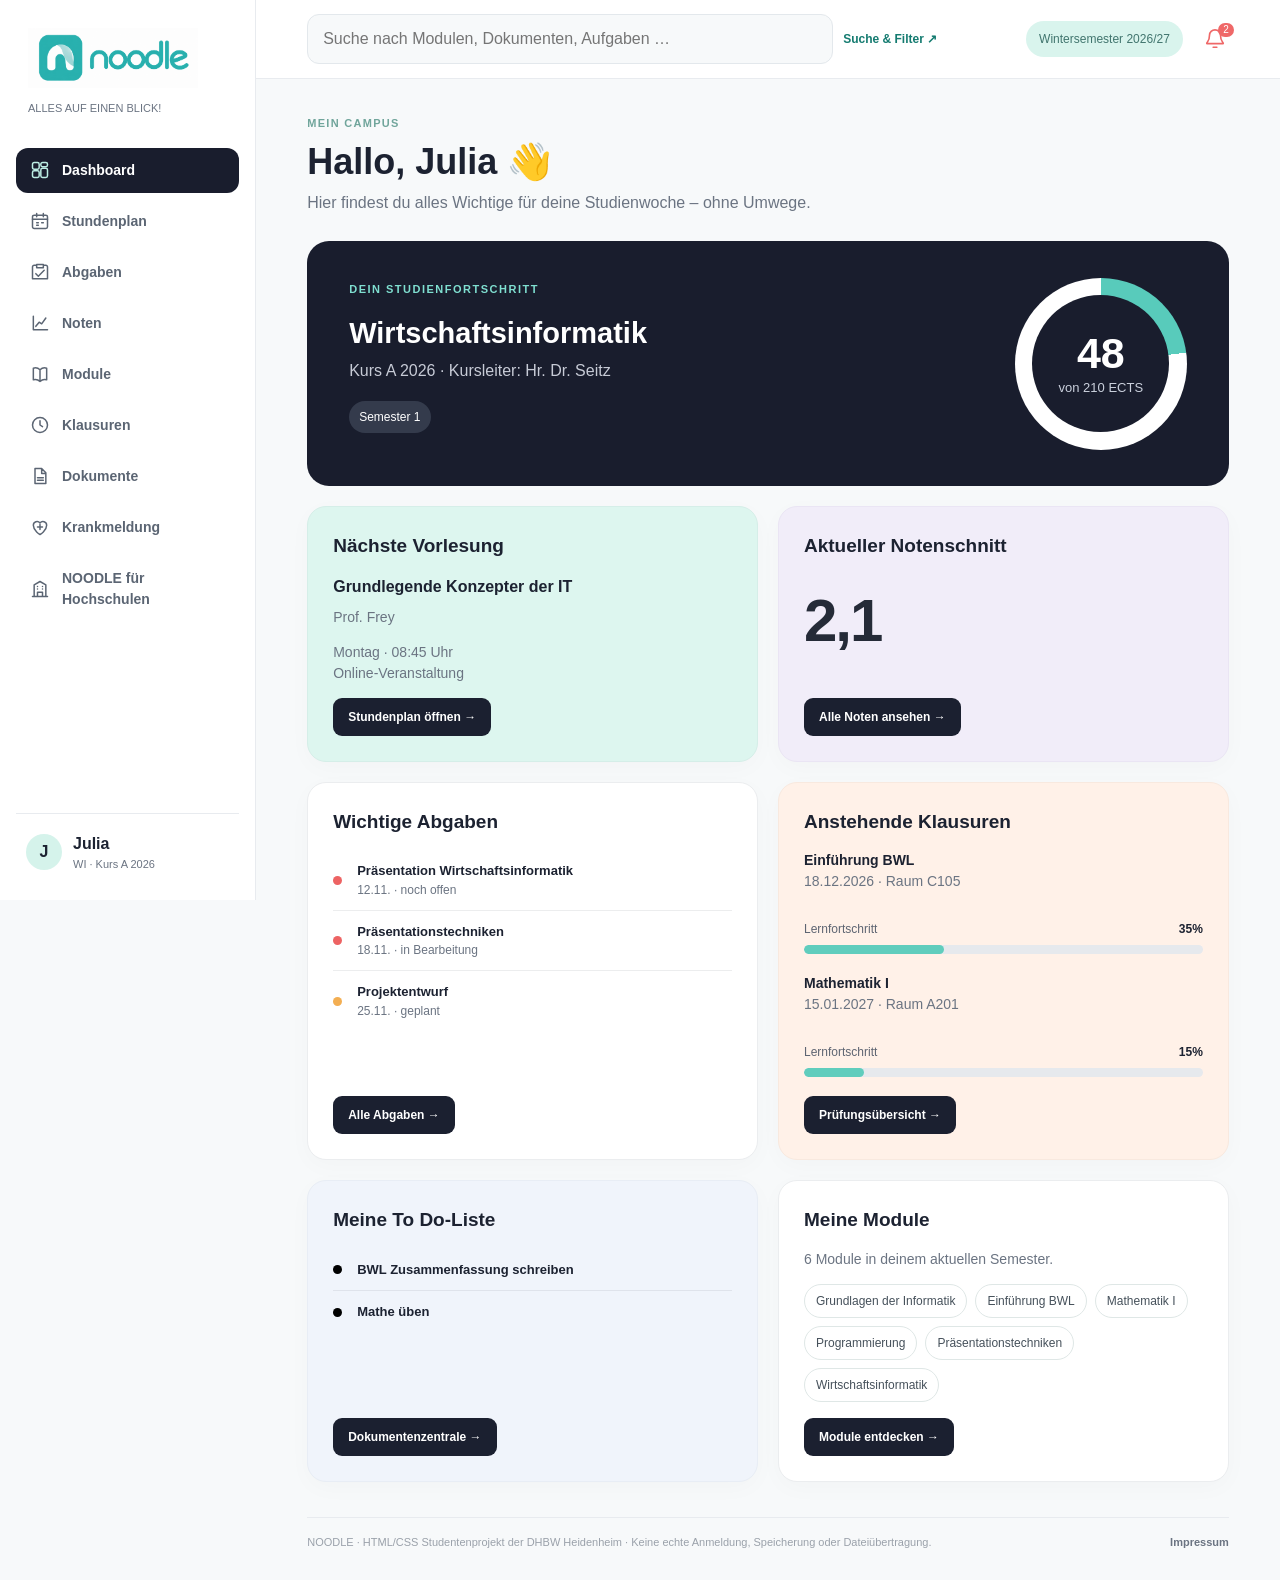
<file: index.html>
<!DOCTYPE html>
<html lang="de">

<head>
  <meta charset="utf-8" />
  <meta content="width=device-width,initial-scale=1" name="viewport" />
  <meta content="NOODLE – übersichtliche Lernplattform für Studierende" name="description" />
  <title>
    NOODLE · DEIN STUDI CAMPUS
  </title>
  <link href="css/style.css" rel="stylesheet" />
  <link href="img/noodle_icon.png" rel="icon" type="image/png" />
</head>

<body>
  <div class="app">
    <!-- Navigationsleiste Links -->
    <aside class="sidebar">
      <a class="brand" href="index.html">
        <img src="./img/noodle_logo_mit_icon.png" alt="noodle Logo" width="170" height="60" />
      </a>
      <div class="brand-caption">
        ALLES AUF EINEN BLICK!
      </div>

      <!-- Klickbare Seiten linke Navileiste -->
      <nav aria-label="Hauptnavigation">
        <a class="navlink active" href="index.html">
          <span class="navicon" aria-hidden="true">▦</span>
          <span>Dashboard</span>
        </a>
        <a class="navlink" href="pages/stundenplan.html">
          <span class="navicon" aria-hidden="true">▤</span>
          <span>Stundenplan</span>
        </a>
        <a class="navlink" href="pages/abgaben.html">
          <span class="navicon" aria-hidden="true">✓</span>
          <span>Abgaben</span>
        </a>
        <a class="navlink" href="pages/noten.html">
          <span class="navicon" aria-hidden="true">★</span>
          <span>Noten</span>
        </a>
        <a class="navlink" href="pages/module.html">
          <span class="navicon" aria-hidden="true">▣ </span>
          <span>Module</span>
        </a>
        <a class="navlink" href="pages/klausuren.html">
          <span class="navicon" aria-hidden="true">◷</span>
          <span>Klausuren</span>
        </a>
        <a class="navlink" href="pages/dokumente.html">
          <span class="navicon" aria-hidden="true">▧</span>
          <span>Dokumente</span>
        </a>
        <a class="navlink" href="pages/krankmeldung.html">
          <span class="navicon" aria-hidden="true">✚</span>
          <span>Krankmeldung</span>
        </a>
        <a class="navlink" href="pages/tarife.html">
          <span class="navicon" aria-hidden="true">◇</span>
          <span>NOODLE für Hochschulen</span>
        </a>
      </nav>

      <!-- Benutzerinfo Navileiste links unten -->
      <div class="sidebar-bottom">
        <div class="avatar">J</div>
        <div>
          <strong>Julia</strong>
          <small>WI · Kurs A 2026</small>
        </div>
      </div>
    </aside>

    <!-- Inhalte Rechts, Mainpage, ohne Navileiste links -->
    <div class="mainwrap">

      <!-- Topleiste mit Suchfilter, Semesterinfo, Abgabenzahl -->
      <header class="topbar">
        <div class="search-area">
          <label class="sr-only" for="global-search">Zentrale Suche</label>
          <input aria-describedby="search-help" id="global-search"
            placeholder="Suche nach Modulen, Dokumenten, Aufgaben …" type="search" />
          <a class="search-link" href="pages/dokumente.html#suchhilfe">Suche &amp; Filter
            <span aria-hidden="true">↗</span>
          </a>
        </div>
        <div class="top-actions">
          <span class="term">Wintersemester 2026/27</span>
          <a class="notification" href="pages/abgaben.html" title="Wichtige Abgaben" aria-label="Wichtige Abgaben, 2 Benachrichtigungen">
            <svg class="notification-icon" viewBox="0 0 24 24" aria-hidden="true" focusable="false">
              <path d="M18 8a6 6 0 0 0-12 0c0 7-3 7-3 9h18c0-2-3-2-3-9" />
              <path d="M10 21h4" />
            </svg>
            <span>2</span>
          </a>
        </div>
      </header>

      <!-- Inhalte unterhalb der Topleiste -->
      <main class="content">
        <div class="page-heading">
          <div>
            <p class="eyebrow">MEIN CAMPUS</p>
            <h1>Hallo, Julia 👋</h1>
            <p class="muted">Hier findest du alles Wichtige für deine Studienwoche – ohne Umwege.</p>
          </div>
        </div>

        <!-- Sektionbox Studienfortschritt -->
        <section class="hero">
          <div class="hero-info">
            <span class="hero-kicker">DEIN STUDIENFORTSCHRITT</span>
            <h2>Wirtschaftsinformatik</h2>
            <p>Kurs A 2026 · Kursleiter: Hr. Dr. Seitz</p>
            <div class="hero-badges">
              <span>Semester 1</span>
            </div>
          </div>
          <div aria-label="48 von 210 ECTS erreicht" class="ects-ring" role="img" style="--progress:22.857%">
            <div class="ring-inner">
              <strong>48</strong>
              <span>von 210 ECTS</span>
            </div>
          </div>

          <!-- Sektionbox Nächste Vorlesung, Notendurchschnitt -->
        </section>
        <div class="grid two">
          <article class="card mint">
            <h2>Nächste Vorlesung</h2>
            <h3>Grundlegende Konzepter der IT</h3>
            <p>Prof. Frey</p>
            <p>Montag · 08:45 Uhr<br />Online-Veranstaltung</p>
            <a class="btn dark" href="pages/stundenplan.html">
              Stundenplan öffnen →
            </a>
          </article>
          <article class="card lavender">
            <h2>Aktueller Notenschnitt</h2>
            <div class="stat-number">2,1</div>
            <a class="btn dark" href="pages/noten.html">
              Alle Noten ansehen →
            </a>
          </article>
        </div>

        <!-- Container Abgaben, Klausuren -->
        <div class="grid two">
          <article class="card">
            <h2>Wichtige Abgaben</h2>
            <!-- Ungeordnete Liste Abgaben -->
            <ul class="clean-list">
              <li>
                <span class="dot red"></span>
                <div>
                  <strong>Präsentation Wirtschaftsinformatik</strong>
                  <small>12.11. · noch offen</small>
                </div>
              </li>

              <li>
                <span class="dot red"></span>
                <div>
                  <strong>Präsentationstechniken</strong>
                  <small>18.11. · in Bearbeitung</small>
                </div>
              </li>

              <li>
                <span class="dot amber">
                </span>
                <div>
                  <strong>Projektentwurf</strong>
                  <small>25.11. · geplant</small>
                </div>
              </li>
            </ul>
            <a class="btn dark" href="pages/abgaben.html">Alle Abgaben →</a>
          </article>

          <article class="card peach">
            <h2>Anstehende Klausuren</h2>
            <p>
              <strong>Einführung BWL</strong>
              <br />
              18.12.2026 · Raum C105
            </p>
            <div class="progressline">
              <div class="progresslabel">
                <span>Lernfortschritt</span>
                <strong>35%</strong>
              </div>
              <div class="track">
                <div class="fill" style="width:35%">
                </div>
              </div>
            </div>
            <p>
              <strong>Mathematik I</strong>
              <br />
              15.01.2027 · Raum A201
            </p>
            <div class="progressline">
              <div class="progresslabel">
                <span>Lernfortschritt</span>
                <strong>15%</strong>
              </div>
              <div class="track">
                <div class="fill" style="width:15%">
                </div>
              </div>
            </div>
            <a class="btn dark" href="pages/klausuren.html">Prüfungsübersicht →</a>
          </article>
        </div>

        <!-- LINKE BOX: To Do-Liste -->
        <div class="grid two">
          <article class="card pale">
            <h2>Meine To Do-Liste</h2>

            <ul class="clean-list">
              <li>
                <span class="dot black"></span>
                <div>
                  <strong>BWL Zusammenfassung schreiben</strong>
                </div>
              </li>
              <li>
                <span class="dot black"></span>
                <div>
                  <strong>Mathe üben</strong>
                </div>
              </li>
            </ul>
            <a class="btn dark" href="pages/dokumente.html">
              Dokumentenzentrale →
            </a>
          </article>

          <!-- RECHTE BOX: Module -->
          <article class="card">
            <h2>Meine Module</h2>
            <p>6 Module in deinem aktuellen Semester.</p>

            <div class="chipset">
              <span>Grundlagen der Informatik</span>
              <span>Einführung BWL</span>
              <span>Mathematik I</span>
              <span>Programmierung</span>
              <span>Präsentationstechniken</span>
              <span>Wirtschaftsinformatik</span>
            </div>

            <a class="btn dark" href="pages/module.html">
              Module entdecken →
            </a>
          </article>
        </div>

        <!-- Footer -->
        <footer class="footer">
          <span>NOODLE · HTML/CSS Studentenprojekt der DHBW Heidenheim · Keine echte Anmeldung, Speicherung oder
            Dateiübertragung.</span>
          <a href="pages/impressum.html" class="footer-link">Impressum</a>
        </footer>

      </main>
    </div>
  </div>
</body>

</html>
</file>
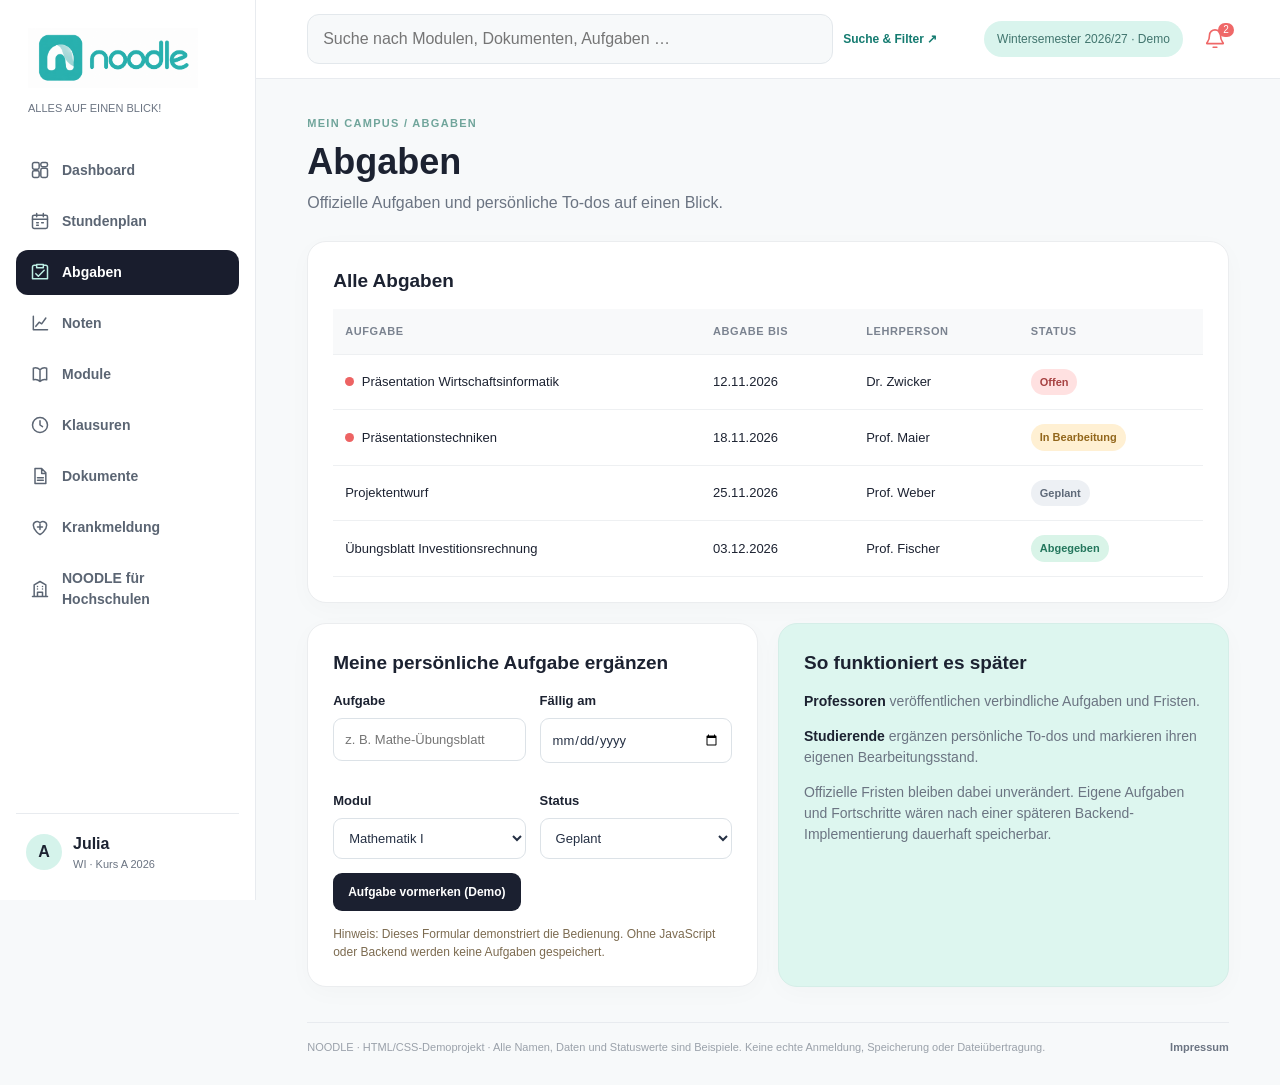
<file: pages/abgaben.html>
<!DOCTYPE html>
<html lang="de">
 <head>
  <meta charset="utf-8"/>
  <meta content="width=device-width,initial-scale=1" name="viewport"/>
  <meta content="NOODLE – übersichtliche Lernplattform, HTML/CSS-Demo" name="description"/>
  <title>
   Abgaben · NOODLE
  </title>
  <link href="../css/style.css" rel="stylesheet"/>
  <link href="../img/noodle_icon.png" rel="icon" type="image/png"/>
 </head>
 <body>
  <div class="app">
   <aside class="sidebar">
    <a class="brand" href="../index.html">
     <img src="../img/noodle_logo_mit_icon.png" alt="NOODLE Logo" width="170" height="60"/>
    </a>
    <div class="brand-caption">
     ALLES AUF EINEN BLICK!
    </div>
    <nav aria-label="Hauptnavigation">
     <a class="navlink" href="../index.html">
      <span class="navicon" aria-hidden="true">
       ▦
      </span>
      <span>
       Dashboard
      </span>
     </a>
     <a class="navlink" href="stundenplan.html">
      <span class="navicon" aria-hidden="true">
       ▤
      </span>
      <span>
       Stundenplan
      </span>
     </a>
     <a class="navlink active" href="abgaben.html">
      <span class="navicon" aria-hidden="true">
       ✓
      </span>
      <span>
       Abgaben
      </span>
     </a>
     <a class="navlink" href="noten.html">
      <span class="navicon" aria-hidden="true">
       ★
      </span>
      <span>
       Noten
      </span>
     </a>
     <a class="navlink" href="module.html">
      <span class="navicon" aria-hidden="true">
       ▣
      </span>
      <span>
       Module
      </span>
     </a>
     <a class="navlink" href="klausuren.html">
      <span class="navicon" aria-hidden="true">
       ◷
      </span>
      <span>
       Klausuren
      </span>
     </a>
     <a class="navlink" href="dokumente.html">
      <span class="navicon" aria-hidden="true">
       ▧
      </span>
      <span>
       Dokumente
      </span>
     </a>
     <a class="navlink" href="krankmeldung.html">
      <span class="navicon" aria-hidden="true">
       ✚
      </span>
      <span>
       Krankmeldung
      </span>
     </a>
     <a class="navlink" href="tarife.html">
      <span class="navicon" aria-hidden="true">
       ◇
      </span>
      <span>
       NOODLE für Hochschulen
      </span>
     </a>
    </nav>
    <div class="sidebar-bottom">
     <div class="avatar">
      A
     </div>
     <div>
      <strong>
       Julia
      </strong>
      <small>
       WI · Kurs A 2026
      </small>
     </div>
    </div>
   </aside>
   <div class="mainwrap">
    <header class="topbar">
     <div class="mobile-brand">
      noodle
      <span>
       .
      </span>
     </div>
     <div class="search-area">
      <label class="sr-only" for="global-search">
       Zentrale Suche
      </label>
      <input aria-describedby="search-help" id="global-search" placeholder="Suche nach Modulen, Dokumenten, Aufgaben …" type="search"/>
      <a class="search-link" href="dokumente.html#suchhilfe">
       Suche &amp; Filter
       <span aria-hidden="true">
        ↗
       </span>
      </a>
     </div>
     <div class="top-actions">
      <span class="term">
       Wintersemester 2026/27 · Demo
      </span>
      <a class="notification" href="abgaben.html" title="Wichtige Abgaben" aria-label="Wichtige Abgaben, 2 Benachrichtigungen">
       <svg class="notification-icon" viewBox="0 0 24 24" aria-hidden="true" focusable="false">
        <path d="M18 8a6 6 0 0 0-12 0c0 7-3 7-3 9h18c0-2-3-2-3-9" />
        <path d="M10 21h4" />
       </svg>
       <span>
        2
       </span>
      </a>
     </div>
    </header>
    <main class="content">
     <div class="page-heading">
      <div>
       <p class="eyebrow">
        MEIN CAMPUS / ABGABEN
       </p>
       <h1>
        Abgaben
       </h1>
       <p class="muted">
        Offizielle Aufgaben und persönliche To-dos auf einen Blick.
       </p>
      </div>
     </div>
     <article class="card">
      <h2>
       Alle Abgaben
      </h2>
      <div class="tablewrap">
       <table>
        <thead>
         <tr>
          <th>
           Aufgabe
          </th>
          <th>
           Abgabe bis
          </th>
          <th>
           Lehrperson
          </th>
          <th>
           Status
          </th>
         </tr>
        </thead>
        <tbody>
         <tr>
          <td>
           <span class="dot red">
           </span>
           Präsentation Wirtschaftsinformatik
          </td>
          <td>
           12.11.2026
          </td>
          <td>
           Dr. Zwicker
          </td>
          <td>
           <span class="pill danger">
            Offen
           </span>
          </td>
         </tr>
         <tr>
          <td>
           <span class="dot red">
           </span>
           Präsentationstechniken
          </td>
          <td>
           18.11.2026
          </td>
          <td>
           Prof. Maier
          </td>
          <td>
           <span class="pill warning">
            In Bearbeitung
           </span>
          </td>
         </tr>
         <tr>
          <td>
           Projektentwurf
          </td>
          <td>
           25.11.2026
          </td>
          <td>
           Prof. Weber
          </td>
          <td>
           <span class="pill">
            Geplant
           </span>
          </td>
         </tr>
         <tr>
          <td>
           Übungsblatt Investitionsrechnung
          </td>
          <td>
           03.12.2026
          </td>
          <td>
           Prof. Fischer
          </td>
          <td>
           <span class="pill success">
            Abgegeben
           </span>
          </td>
         </tr>
        </tbody>
       </table>
      </div>
     </article>
     <div class="grid two">
      <article class="card">
       <h2>
        Meine persönliche Aufgabe ergänzen
       </h2>
       <form action="#demo-hinweis" class="demo-form">
        <div class="form-grid">
         <label>
          Aufgabe
          <input placeholder="z. B. Mathe-Übungsblatt" required="" type="text"/>
         </label>
         <label>
          Fällig am
          <input required="" type="date"/>
         </label>
         <label>
          Modul
          <select>
           <option>
            Mathematik I
           </option>
           <option>
            Grundlagen der Informatik
           </option>
           <option>
            Einführung BWL
           </option>
           <option>
            Wirtschaftsinformatik
           </option>
          </select>
         </label>
         <label>
          Status
          <select>
           <option>
            Geplant
           </option>
           <option>
            In Bearbeitung
           </option>
           <option>
            Erledigt
           </option>
          </select>
         </label>
        </div>
        <button class="btn dark" type="submit">
         Aufgabe vormerken (Demo)
        </button>
       </form>
       <p class="demo-note" id="demo-hinweis">
        Hinweis: Dieses Formular demonstriert die Bedienung. Ohne JavaScript oder Backend werden keine Aufgaben gespeichert.
       </p>
      </article>
      <article class="card mint">
       <h2>
        So funktioniert es später
       </h2>
       <p>
        <strong>
         Professoren
        </strong>
        veröffentlichen verbindliche Aufgaben und Fristen.
       </p>
       <p>
        <strong>
         Studierende
        </strong>
        ergänzen persönliche To-dos und markieren ihren eigenen Bearbeitungsstand.
       </p>
       <p>
        Offizielle Fristen bleiben dabei unverändert. Eigene Aufgaben und Fortschritte wären nach einer späteren Backend-Implementierung dauerhaft speicherbar.
       </p>
      </article>
     </div>
     <footer class="footer">
      NOODLE · HTML/CSS-Demoprojekt · Alle Namen, Daten und Statuswerte sind Beispiele. Keine echte Anmeldung, Speicherung oder Dateiübertragung.
      <a href="impressum.html" class="footer-link">Impressum</a>
     </footer>
    </main>
   </div>
  </div>
 </body>
</html>
</file>
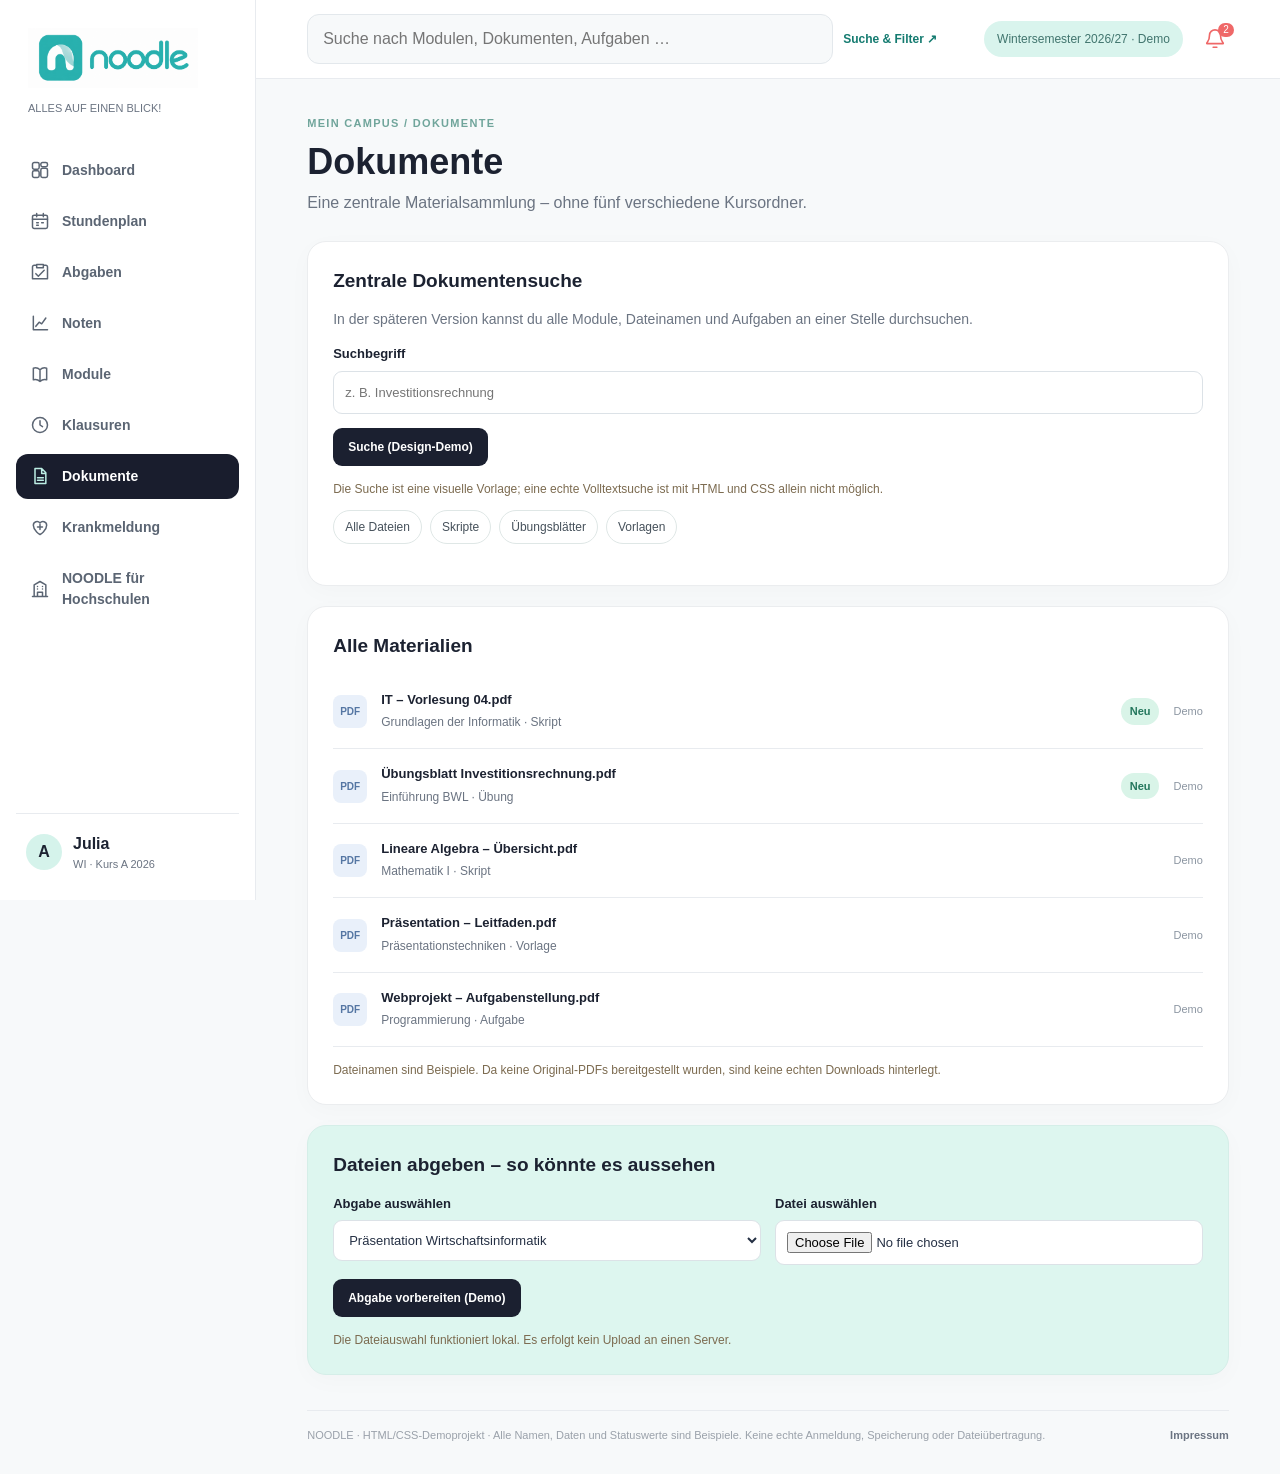
<file: pages/dokumente.html>
<!DOCTYPE html>
<html lang="de">
 <head>
  <meta charset="utf-8"/>
  <meta content="width=device-width,initial-scale=1" name="viewport"/>
  <meta content="NOODLE – übersichtliche Lernplattform, HTML/CSS-Demo" name="description"/>
  <title>
   Dokumente · NOODLE
  </title>
  <link href="../css/style.css" rel="stylesheet"/>
  <link href="../img/noodle_icon.png" rel="icon" type="image/png"/>
 </head>
 <body>
  <div class="app">
   <aside class="sidebar">
    <a class="brand" href="../index.html">
     <img src="../img/noodle_logo_mit_icon.png" alt="NOODLE Logo" width="170" height="60"/>
    </a>
    <div class="brand-caption">
     ALLES AUF EINEN BLICK!
    </div>
    <nav aria-label="Hauptnavigation">
     <a class="navlink" href="../index.html">
      <span class="navicon" aria-hidden="true">
       ▦
      </span>
      <span>
       Dashboard
      </span>
     </a>
     <a class="navlink" href="stundenplan.html">
      <span class="navicon" aria-hidden="true">
       ▤
      </span>
      <span>
       Stundenplan
      </span>
     </a>
     <a class="navlink" href="abgaben.html">
      <span class="navicon" aria-hidden="true">
       ✓
      </span>
      <span>
       Abgaben
      </span>
     </a>
     <a class="navlink" href="noten.html">
      <span class="navicon" aria-hidden="true">
       ★
      </span>
      <span>
       Noten
      </span>
     </a>
     <a class="navlink" href="module.html">
      <span class="navicon" aria-hidden="true">
       ▣
      </span>
      <span>
       Module
      </span>
     </a>
     <a class="navlink" href="klausuren.html">
      <span class="navicon" aria-hidden="true">
       ◷
      </span>
      <span>
       Klausuren
      </span>
     </a>
     <a class="navlink active" href="dokumente.html">
      <span class="navicon" aria-hidden="true">
       ▧
      </span>
      <span>
       Dokumente
      </span>
     </a>
     <a class="navlink" href="krankmeldung.html">
      <span class="navicon" aria-hidden="true">
       ✚
      </span>
      <span>
       Krankmeldung
      </span>
     </a>
     <a class="navlink" href="tarife.html">
      <span class="navicon" aria-hidden="true">
       ◇
      </span>
      <span>
       NOODLE für Hochschulen
      </span>
     </a>
    </nav>
    <div class="sidebar-bottom">
     <div class="avatar">
      A
     </div>
     <div>
      <strong>
       Julia
      </strong>
      <small>
       WI · Kurs A 2026
      </small>
     </div>
    </div>
   </aside>
   <div class="mainwrap">
    <header class="topbar">
     <div class="mobile-brand">
      noodle
      <span>
       .
      </span>
     </div>
     <div class="search-area">
      <label class="sr-only" for="global-search">
       Zentrale Suche
      </label>
      <input aria-describedby="search-help" id="global-search" placeholder="Suche nach Modulen, Dokumenten, Aufgaben …" type="search"/>
      <a class="search-link" href="dokumente.html#suchhilfe">
       Suche &amp; Filter
       <span aria-hidden="true">
        ↗
       </span>
      </a>
     </div>
     <div class="top-actions">
      <span class="term">
       Wintersemester 2026/27 · Demo
      </span>
      <a class="notification" href="abgaben.html" title="Wichtige Abgaben" aria-label="Wichtige Abgaben, 2 Benachrichtigungen">
       <svg class="notification-icon" viewBox="0 0 24 24" aria-hidden="true" focusable="false">
        <path d="M18 8a6 6 0 0 0-12 0c0 7-3 7-3 9h18c0-2-3-2-3-9" />
        <path d="M10 21h4" />
       </svg>
       <span>
        2
       </span>
      </a>
     </div>
    </header>
    <main class="content">
     <div class="page-heading">
      <div>
       <p class="eyebrow">
        MEIN CAMPUS / DOKUMENTE
       </p>
       <h1>
        Dokumente
       </h1>
       <p class="muted">
        Eine zentrale Materialsammlung – ohne fünf verschiedene Kursordner.
       </p>
      </div>
     </div>
     <section class="card" id="suchhilfe">
      <h2>
       Zentrale Dokumentensuche
      </h2>
      <p>
       In der späteren Version kannst du alle Module, Dateinamen und Aufgaben an einer Stelle durchsuchen.
      </p>
      <form action="#suchhilfe" class="demo-form">
       <label for="docsearch">
        Suchbegriff
        <input id="docsearch" placeholder="z. B. Investitionsrechnung" type="search"/>
       </label>
       <button class="btn dark" type="submit">
        Suche (Design-Demo)
       </button>
      </form>
      <p class="demo-note">
       Die Suche ist eine visuelle Vorlage; eine echte Volltextsuche ist mit HTML und CSS allein nicht möglich.
      </p>
      <div class="chipset">
       <a href="#alle-dateien">
        Alle Dateien
       </a>
       <a href="#alle-dateien">
        Skripte
       </a>
       <a href="#alle-dateien">
        Übungsblätter
       </a>
       <a href="#alle-dateien">
        Vorlagen
       </a>
      </div>
     </section>
     <section class="card" id="alle-dateien">
      <h2>
       Alle Materialien
      </h2>
      <div class="document-row">
       <span class="file-icon">
        PDF
       </span>
       <div class="document-meta">
        <strong>
         IT – Vorlesung 04.pdf
        </strong>
        <small>
         Grundlagen der Informatik · Skript
        </small>
       </div>
       <span class="pill success">
        Neu
       </span>
       <span class="demo-label">
        Demo
       </span>
      </div>
      <div class="document-row">
       <span class="file-icon">
        PDF
       </span>
       <div class="document-meta">
        <strong>
         Übungsblatt Investitionsrechnung.pdf
        </strong>
        <small>
         Einführung BWL · Übung
        </small>
       </div>
       <span class="pill success">
        Neu
       </span>
       <span class="demo-label">
        Demo
       </span>
      </div>
      <div class="document-row">
       <span class="file-icon">
        PDF
       </span>
       <div class="document-meta">
        <strong>
         Lineare Algebra – Übersicht.pdf
        </strong>
        <small>
         Mathematik I · Skript
        </small>
       </div>
       <span class="demo-label">
        Demo
       </span>
      </div>
      <div class="document-row">
       <span class="file-icon">
        PDF
       </span>
       <div class="document-meta">
        <strong>
         Präsentation – Leitfaden.pdf
        </strong>
        <small>
         Präsentationstechniken · Vorlage
        </small>
       </div>
       <span class="demo-label">
        Demo
       </span>
      </div>
      <div class="document-row">
       <span class="file-icon">
        PDF
       </span>
       <div class="document-meta">
        <strong>
         Webprojekt – Aufgabenstellung.pdf
        </strong>
        <small>
         Programmierung · Aufgabe
        </small>
       </div>
       <span class="demo-label">
        Demo
       </span>
      </div>
      <p class="demo-note">
       Dateinamen sind Beispiele. Da keine Original-PDFs bereitgestellt wurden, sind keine echten Downloads hinterlegt.
      </p>
     </section>
     <article class="card mint">
      <h2>
       Dateien abgeben – so könnte es aussehen
      </h2>
      <form action="#upload-hinweis" class="demo-form">
       <div class="form-grid">
        <label>
         Abgabe auswählen
         <select>
          <option>
           Präsentation Wirtschaftsinformatik
          </option>
          <option>
           Präsentationstechniken
          </option>
          <option>
           Projektentwurf
          </option>
         </select>
        </label>
        <label>
         Datei auswählen
         <input accept=".pdf,.doc,.docx,.ppt,.pptx" type="file"/>
        </label>
       </div>
       <button class="btn dark">
        Abgabe vorbereiten (Demo)
       </button>
      </form>
      <p class="demo-note" id="upload-hinweis">
       Die Dateiauswahl funktioniert lokal. Es erfolgt kein Upload an einen Server.
      </p>
     </article>
     <footer class="footer">
      NOODLE · HTML/CSS-Demoprojekt · Alle Namen, Daten und Statuswerte sind Beispiele. Keine echte Anmeldung, Speicherung oder Dateiübertragung.
      <a href="impressum.html" class="footer-link">Impressum</a>
     </footer>
    </main>
   </div>
  </div>
 </body>
</html>
</file>
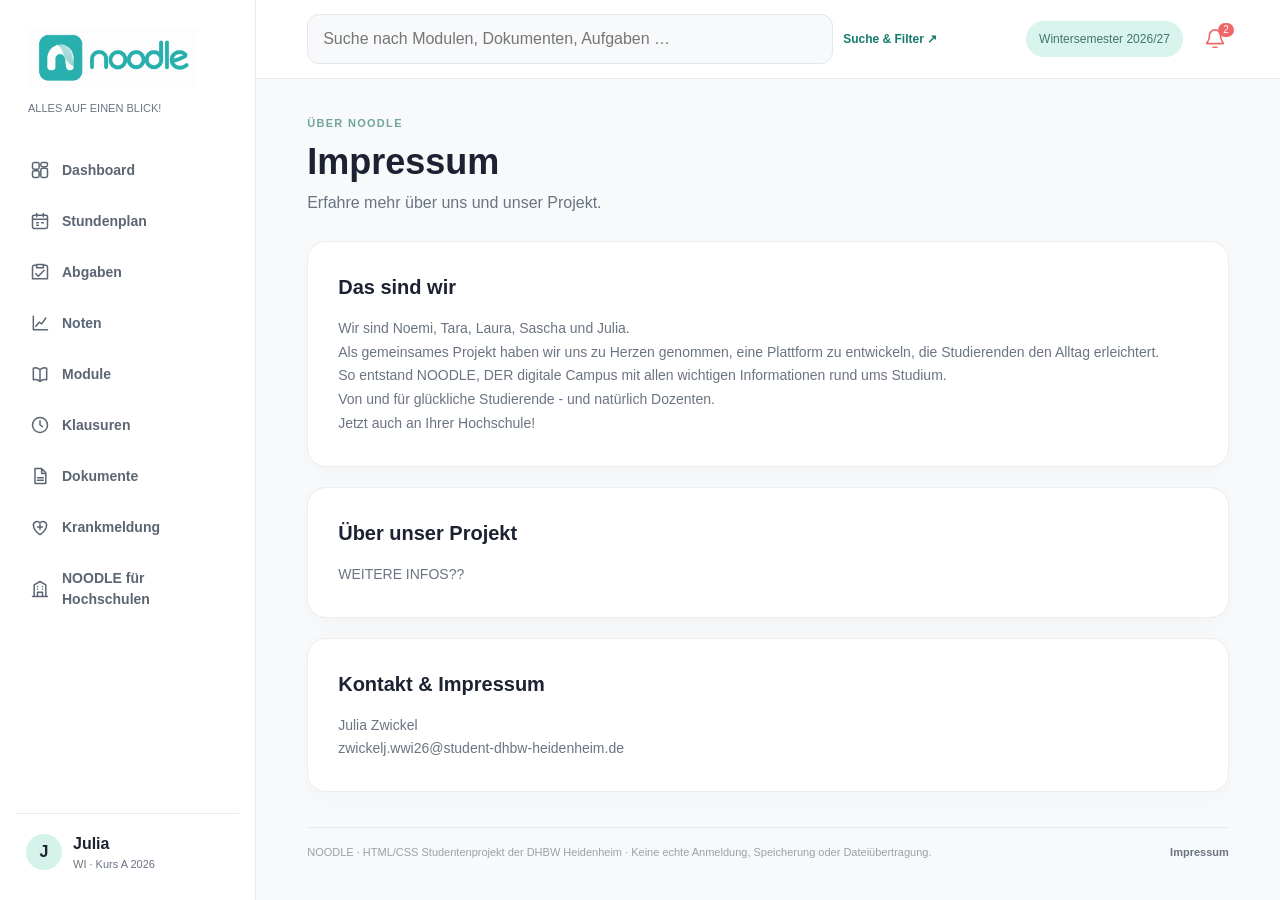
<file: pages/impressum.html>
<!DOCTYPE html>
<html lang="de">

<head>
    <meta charset="UTF-8">
    <meta name="viewport" content="width=device-width, initial-scale=1.0">
    <title>NOODLE · Impressum</title>
    <link rel="stylesheet" href="../css/style.css">
    <link rel="icon" type="image/png" href="../img/noodle_icon.png">
</head>

<body>
    <div class="app">

        <!-- LINKE NAVIGATIONSLEISTE -->
        <aside class="sidebar">
            <a class="brand" href="../index.html">
                <img src="../img/noodle_logo_mit_icon.png" alt="NOODLE Logo" width="170" height="60">
            </a>

            <div class="brand-caption">
                ALLES AUF EINEN BLICK!
            </div>

            <nav aria-label="Hauptnavigation">

                <a class="navlink" href="../index.html">
                    <span class="navicon" aria-hidden="true">▦</span>
                    <span>Dashboard</span>
                </a>

                <a class="navlink" href="stundenplan.html">
                    <span class="navicon" aria-hidden="true">▤</span>
                    <span>Stundenplan</span>
                </a>

                <a class="navlink" href="abgaben.html">
                    <span class="navicon" aria-hidden="true">✓</span>
                    <span>Abgaben</span>
                </a>

                <a class="navlink" href="noten.html">
                    <span class="navicon" aria-hidden="true">★</span>
                    <span>Noten</span>
                </a>

                <a class="navlink" href="module.html">
                    <span class="navicon" aria-hidden="true">▣</span>
                    <span>Module</span>
                </a>

                <a class="navlink" href="klausuren.html">
                    <span class="navicon" aria-hidden="true">◷</span>
                    <span>Klausuren</span>
                </a>

                <a class="navlink" href="dokumente.html">
                    <span class="navicon" aria-hidden="true">▧</span>
                    <span>Dokumente</span>
                </a>

                <a class="navlink" href="krankmeldung.html">
                    <span class="navicon" aria-hidden="true">✚</span>
                    <span>Krankmeldung</span>
                </a>

                <a class="navlink" href="tarife.html">
                    <span class="navicon" aria-hidden="true">◇</span>
                    <span>NOODLE für Hochschulen</span>
                </a>

            </nav>

            <!-- BENUTZERINFO -->
            <div class="sidebar-bottom">
                <div class="avatar">J</div>

                <div>
                    <strong>Julia</strong>
                    <small>WI · Kurs A 2026</small>
                </div>
            </div>

        </aside>

        <!-- RECHTER HAUPTBEREICH -->
        <div class="mainwrap">

            <!-- TOPLEISTE -->
            <header class="topbar">

                <div class="search-area">
                    <label class="sr-only" for="global-search">Zentrale Suche</label>
                    <input id="global-search" type="search" placeholder="Suche nach Modulen, Dokumenten, Aufgaben …">
                    <a class="search-link" href="dokumente.html#suchhilfe">Suche &amp; Filter ↗</a>
                </div>

                <div class="top-actions">
                    <span class="term">Wintersemester 2026/27</span>
                    <a class="notification" href="abgaben.html" title="Wichtige Abgaben" aria-label="Wichtige Abgaben, 2 Benachrichtigungen">
                        <svg class="notification-icon" viewBox="0 0 24 24" aria-hidden="true" focusable="false">
                            <path d="M18 8a6 6 0 0 0-12 0c0 7-3 7-3 9h18c0-2-3-2-3-9" />
                            <path d="M10 21h4" />
                        </svg>
                        <span>2</span>
                    </a>
                </div>
            </header>

            <!-- SEITENINHALT -->
            <main class="content">
                <div class="page-heading">
                    <div>
                        <p class="eyebrow">ÜBER NOODLE</p>
                        <h1>Impressum</h1>
                        <p class="muted">Erfahre mehr über uns und unser Projekt.</p>
                    </div>
                </div>

                <!-- Infobox DAS SIND WIR -->
                <section class="card impressum-card">
                    <h2>Das sind wir</h2>

                 <!-- TEAMFOTO -->
                    <!--
                <img
                    src="../img/teamfoto.jpg"
                    alt="Das NOODLE Projektteam"
                    class="teamfoto">
                -->

                    <p> Wir sind Noemi, Tara, Laura, Sascha und Julia.<br>
                        Als gemeinsames Projekt haben wir uns zu Herzen genommen, eine Plattform zu entwickeln, die Studierenden den Alltag erleichtert.<br>
                        So entstand NOODLE, DER digitale Campus mit allen wichtigen Informationen rund ums Studium.<br>
                        Von und für glückliche Studierende - und natürlich Dozenten.<br>
                        Jetzt auch an Ihrer Hochschule! </p>
                </section>

                <!-- PROJEKTINFORMATIONEN -->
                <section class="card impressum-card">
                    <h2>Über unser Projekt</h2>
                    <p>
                        WEITERE INFOS??
                    </p>

                </section>

                <!-- KONTAKT -->
                <section class="card impressum-card">
                    <h2>Kontakt & Impressum</h2>
                    <p>Julia Zwickel<br>
                        <a href="mailto: zwickelj.wwi26@student-dhbw-heidenheim.de">zwickelj.wwi26@student-dhbw-heidenheim.de</a>
                    </p>
                </section>

                <!-- FOOTER -->
                <footer class="footer">
                    <span>NOODLE · HTML/CSS Studentenprojekt der DHBW Heidenheim · Keine echte Anmeldung, Speicherung oder Dateiübertragung.</span>
                    <a href="impressum.html" class="footer-link">Impressum</a>
                </footer>
            </main>
        </div>
    </div>
</body>
</html>
</file>
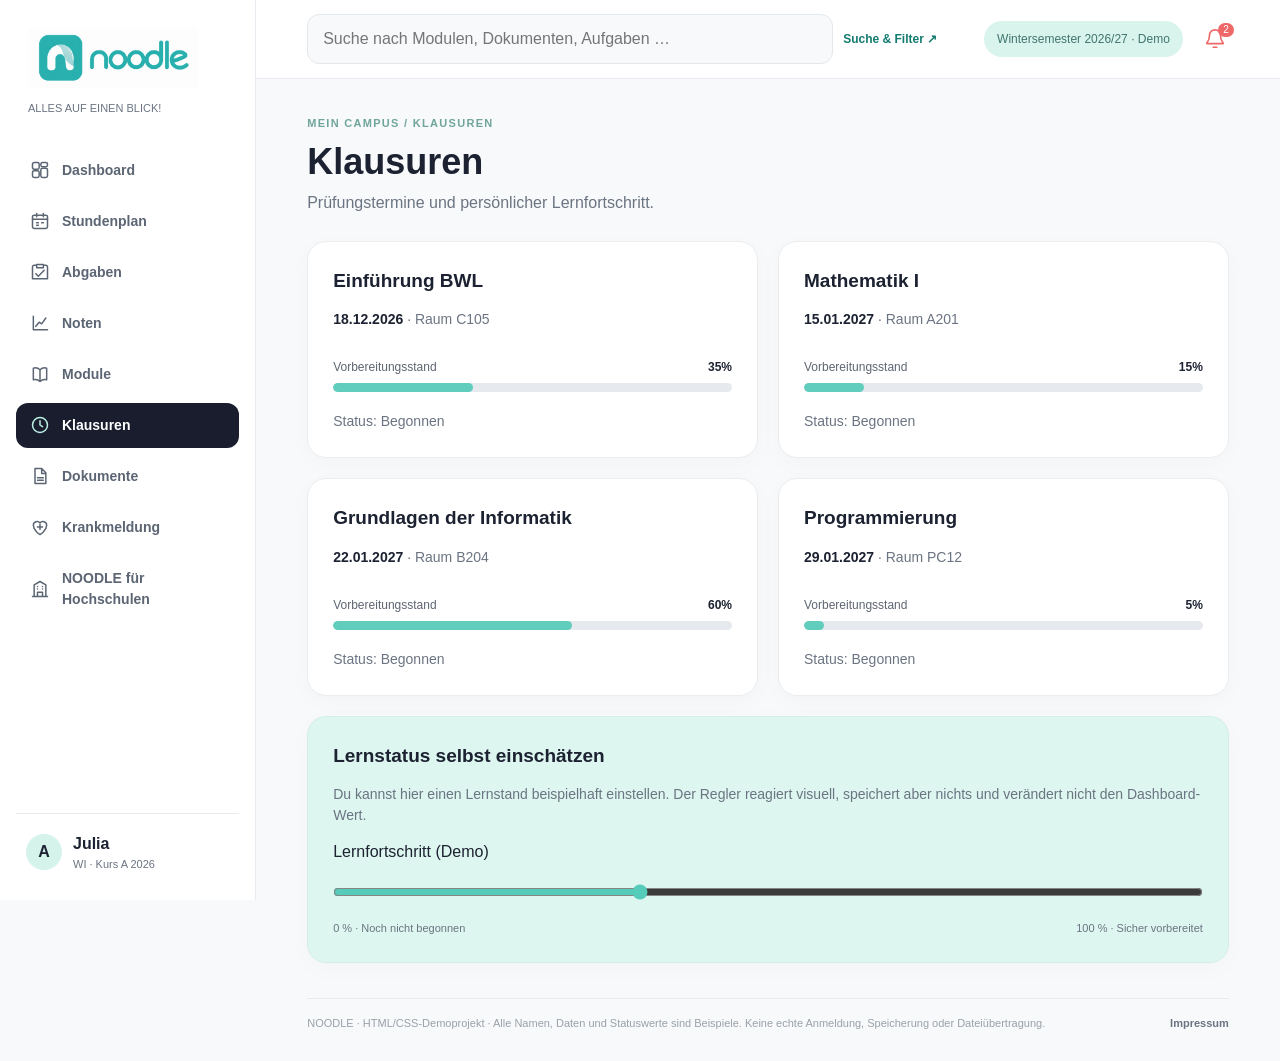
<file: pages/klausuren.html>
<!DOCTYPE html>
<html lang="de">
 <head>
  <meta charset="utf-8"/>
  <meta content="width=device-width,initial-scale=1" name="viewport"/>
  <meta content="NOODLE – übersichtliche Lernplattform, HTML/CSS-Demo" name="description"/>
  <title>
   Klausuren · NOODLE
  </title>
  <link href="../css/style.css" rel="stylesheet"/>
  <link href="../img/noodle_icon.png" rel="icon" type="image/png"/>
 </head>
 <body>
  <div class="app">
   <aside class="sidebar">
    <a class="brand" href="../index.html">
     <img src="../img/noodle_logo_mit_icon.png" alt="NOODLE Logo" width="170" height="60"/>
    </a>
    <div class="brand-caption">
     ALLES AUF EINEN BLICK!
    </div>
    <nav aria-label="Hauptnavigation">
     <a class="navlink" href="../index.html">
      <span class="navicon" aria-hidden="true">
       ▦
      </span>
      <span>
       Dashboard
      </span>
     </a>
     <a class="navlink" href="stundenplan.html">
      <span class="navicon" aria-hidden="true">
       ▤
      </span>
      <span>
       Stundenplan
      </span>
     </a>
     <a class="navlink" href="abgaben.html">
      <span class="navicon" aria-hidden="true">
       ✓
      </span>
      <span>
       Abgaben
      </span>
     </a>
     <a class="navlink" href="noten.html">
      <span class="navicon" aria-hidden="true">
       ★
      </span>
      <span>
       Noten
      </span>
     </a>
     <a class="navlink" href="module.html">
      <span class="navicon" aria-hidden="true">
       ▣
      </span>
      <span>
       Module
      </span>
     </a>
     <a class="navlink active" href="klausuren.html">
      <span class="navicon" aria-hidden="true">
       ◷
      </span>
      <span>
       Klausuren
      </span>
     </a>
     <a class="navlink" href="dokumente.html">
      <span class="navicon" aria-hidden="true">
       ▧
      </span>
      <span>
       Dokumente
      </span>
     </a>
     <a class="navlink" href="krankmeldung.html">
      <span class="navicon" aria-hidden="true">
       ✚
      </span>
      <span>
       Krankmeldung
      </span>
     </a>
     <a class="navlink" href="tarife.html">
      <span class="navicon" aria-hidden="true">
       ◇
      </span>
      <span>
       NOODLE für Hochschulen
      </span>
     </a>
    </nav>
    <div class="sidebar-bottom">
     <div class="avatar">
      A
     </div>
     <div>
      <strong>
       Julia
      </strong>
      <small>
       WI · Kurs A 2026
      </small>
     </div>
    </div>
   </aside>
   <div class="mainwrap">
    <header class="topbar">
     <div class="mobile-brand">
      noodle
      <span>
       .
      </span>
     </div>
     <div class="search-area">
      <label class="sr-only" for="global-search">
       Zentrale Suche
      </label>
      <input aria-describedby="search-help" id="global-search" placeholder="Suche nach Modulen, Dokumenten, Aufgaben …" type="search"/>
      <a class="search-link" href="dokumente.html#suchhilfe">
       Suche &amp; Filter
       <span aria-hidden="true">
        ↗
       </span>
      </a>
     </div>
     <div class="top-actions">
      <span class="term">
       Wintersemester 2026/27 · Demo
      </span>
      <a class="notification" href="abgaben.html" title="Wichtige Abgaben" aria-label="Wichtige Abgaben, 2 Benachrichtigungen">
       <svg class="notification-icon" viewBox="0 0 24 24" aria-hidden="true" focusable="false">
        <path d="M18 8a6 6 0 0 0-12 0c0 7-3 7-3 9h18c0-2-3-2-3-9" />
        <path d="M10 21h4" />
       </svg>
       <span>
        2
       </span>
      </a>
     </div>
    </header>
    <main class="content">
     <div class="page-heading">
      <div>
       <p class="eyebrow">
        MEIN CAMPUS / KLAUSUREN
       </p>
       <h1>
        Klausuren
       </h1>
       <p class="muted">
        Prüfungstermine und persönlicher Lernfortschritt.
       </p>
      </div>
     </div>
     <div class="grid two">
      <article class="card">
       <h2>
        Einführung BWL
       </h2>
       <p>
        <strong>
         18.12.2026
        </strong>
        · Raum C105
       </p>
       <div class="progressline">
        <div class="progresslabel">
         <span>
          Vorbereitungsstand
         </span>
         <strong>
          35%
         </strong>
        </div>
        <div class="track">
         <div class="fill" style="width:35%">
         </div>
        </div>
       </div>
       <p class="muted">
        Status: Begonnen
       </p>
      </article>
      <article class="card">
       <h2>
        Mathematik I
       </h2>
       <p>
        <strong>
         15.01.2027
        </strong>
        · Raum A201
       </p>
       <div class="progressline">
        <div class="progresslabel">
         <span>
          Vorbereitungsstand
         </span>
         <strong>
          15%
         </strong>
        </div>
        <div class="track">
         <div class="fill" style="width:15%">
         </div>
        </div>
       </div>
       <p class="muted">
        Status: Begonnen
       </p>
      </article>
      <article class="card">
       <h2>
        Grundlagen der Informatik
       </h2>
       <p>
        <strong>
         22.01.2027
        </strong>
        · Raum B204
       </p>
       <div class="progressline">
        <div class="progresslabel">
         <span>
          Vorbereitungsstand
         </span>
         <strong>
          60%
         </strong>
        </div>
        <div class="track">
         <div class="fill" style="width:60%">
         </div>
        </div>
       </div>
       <p class="muted">
        Status: Begonnen
       </p>
      </article>
      <article class="card">
       <h2>
        Programmierung
       </h2>
       <p>
        <strong>
         29.01.2027
        </strong>
        · Raum PC12
       </p>
       <div class="progressline">
        <div class="progresslabel">
         <span>
          Vorbereitungsstand
         </span>
         <strong>
          5%
         </strong>
        </div>
        <div class="track">
         <div class="fill" style="width:5%">
         </div>
        </div>
       </div>
       <p class="muted">
        Status: Begonnen
       </p>
      </article>
     </div>
     <article class="card mint">
      <h2>
       Lernstatus selbst einschätzen
      </h2>
      <p>
       Du kannst hier einen Lernstand beispielhaft einstellen. Der Regler reagiert visuell, speichert aber nichts und verändert nicht den Dashboard-Wert.
      </p>
      <label for="learning-range">
       Lernfortschritt (Demo)
      </label>
      <input id="learning-range" max="100" min="0" type="range" value="35"/>
      <div class="range-ends">
       <span>
        0 % · Noch nicht begonnen
       </span>
       <span>
        100 % · Sicher vorbereitet
       </span>
      </div>
     </article>
     <footer class="footer">
      NOODLE · HTML/CSS-Demoprojekt · Alle Namen, Daten und Statuswerte sind Beispiele. Keine echte Anmeldung, Speicherung oder Dateiübertragung.
      <a href="impressum.html" class="footer-link">Impressum</a>
     </footer>
    </main>
   </div>
  </div>
 </body>
</html>
</file>
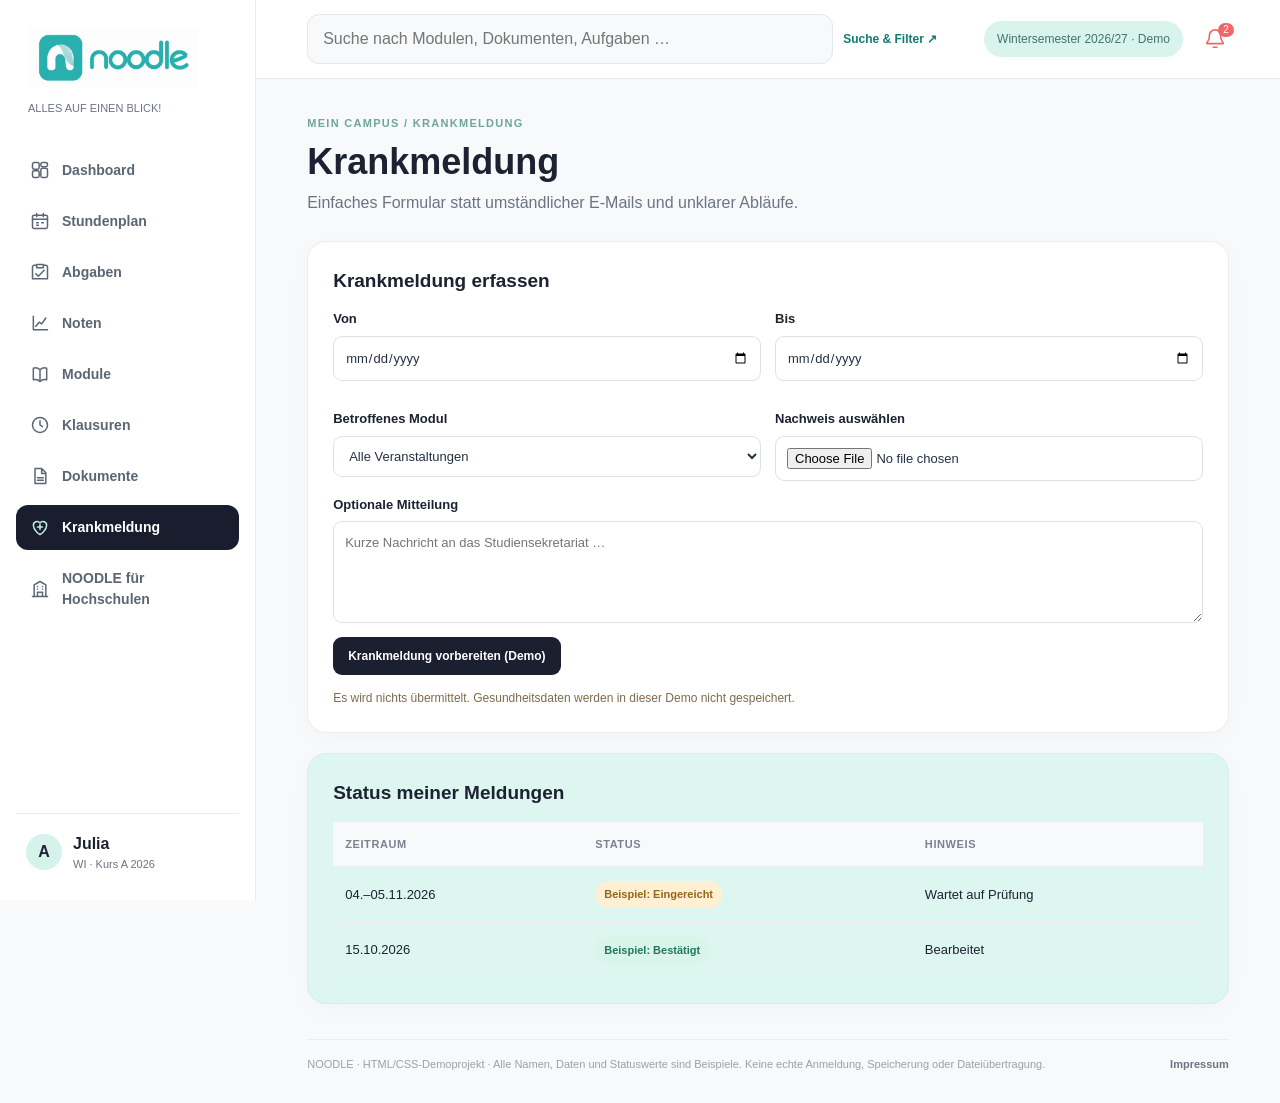
<file: pages/krankmeldung.html>
<!DOCTYPE html>
<html lang="de">
 <head>
  <meta charset="utf-8"/>
  <meta content="width=device-width,initial-scale=1" name="viewport"/>
  <meta content="NOODLE – übersichtliche Lernplattform, HTML/CSS-Demo" name="description"/>
  <title>
   Krankmeldung · NOODLE
  </title>
  <link href="../css/style.css" rel="stylesheet"/>
  <link href="../img/noodle_icon.png" rel="icon" type="image/png"/>
 </head>
 <body>
  <div class="app">
   <aside class="sidebar">
    <a class="brand" href="../index.html">
     <img src="../img/noodle_logo_mit_icon.png" alt="NOODLE Logo" width="170" height="60"/>
    </a>
    <div class="brand-caption">
     ALLES AUF EINEN BLICK!
    </div>
    <nav aria-label="Hauptnavigation">
     <a class="navlink" href="../index.html">
      <span class="navicon" aria-hidden="true">
       ▦
      </span>
      <span>
       Dashboard
      </span>
     </a>
     <a class="navlink" href="stundenplan.html">
      <span class="navicon" aria-hidden="true">
       ▤
      </span>
      <span>
       Stundenplan
      </span>
     </a>
     <a class="navlink" href="abgaben.html">
      <span class="navicon" aria-hidden="true">
       ✓
      </span>
      <span>
       Abgaben
      </span>
     </a>
     <a class="navlink" href="noten.html">
      <span class="navicon" aria-hidden="true">
       ★
      </span>
      <span>
       Noten
      </span>
     </a>
     <a class="navlink" href="module.html">
      <span class="navicon" aria-hidden="true">
       ▣
      </span>
      <span>
       Module
      </span>
     </a>
     <a class="navlink" href="klausuren.html">
      <span class="navicon" aria-hidden="true">
       ◷
      </span>
      <span>
       Klausuren
      </span>
     </a>
     <a class="navlink" href="dokumente.html">
      <span class="navicon" aria-hidden="true">
       ▧
      </span>
      <span>
       Dokumente
      </span>
     </a>
     <a class="navlink active" href="krankmeldung.html">
      <span class="navicon" aria-hidden="true">
       ✚
      </span>
      <span>
       Krankmeldung
      </span>
     </a>
     <a class="navlink" href="tarife.html">
      <span class="navicon" aria-hidden="true">
       ◇
      </span>
      <span>
       NOODLE für Hochschulen
      </span>
     </a>
    </nav>
    <div class="sidebar-bottom">
     <div class="avatar">
      A
     </div>
     <div>
      <strong>
       Julia
      </strong>
      <small>
       WI · Kurs A 2026
      </small>
     </div>
    </div>
   </aside>
   <div class="mainwrap">
    <header class="topbar">
     <div class="mobile-brand">
      noodle
      <span>
       .
      </span>
     </div>
     <div class="search-area">
      <label class="sr-only" for="global-search">
       Zentrale Suche
      </label>
      <input aria-describedby="search-help" id="global-search" placeholder="Suche nach Modulen, Dokumenten, Aufgaben …" type="search"/>
      <a class="search-link" href="dokumente.html#suchhilfe">
       Suche &amp; Filter
       <span aria-hidden="true">
        ↗
       </span>
      </a>
     </div>
     <div class="top-actions">
      <span class="term">
       Wintersemester 2026/27 · Demo
      </span>
      <a class="notification" href="abgaben.html" title="Wichtige Abgaben" aria-label="Wichtige Abgaben, 2 Benachrichtigungen">
       <svg class="notification-icon" viewBox="0 0 24 24" aria-hidden="true" focusable="false">
        <path d="M18 8a6 6 0 0 0-12 0c0 7-3 7-3 9h18c0-2-3-2-3-9" />
        <path d="M10 21h4" />
       </svg>
       <span>
        2
       </span>
      </a>
     </div>
    </header>
    <main class="content">
     <div class="page-heading">
      <div>
       <p class="eyebrow">
        MEIN CAMPUS / KRANKMELDUNG
       </p>
       <h1>
        Krankmeldung
       </h1>
       <p class="muted">
        Einfaches Formular statt umständlicher E-Mails und unklarer Abläufe.
       </p>
      </div>
     </div>
     <article class="card">
      <h2>
       Krankmeldung erfassen
      </h2>
      <form action="#krank-hinweis" class="demo-form">
       <div class="form-grid">
        <label>
         Von
         <input required="" type="date"/>
        </label>
        <label>
         Bis
         <input required="" type="date"/>
        </label>
        <label>
         Betroffenes Modul
         <select>
          <option>
           Alle Veranstaltungen
          </option>
          <option>
           Grundlagen der Informatik
          </option>
          <option>
           Einführung BWL
          </option>
          <option>
           Mathematik I
          </option>
          <option>
           Programmierung
          </option>
          <option>
           Präsentationstechniken
          </option>
          <option>
           Wirtschaftsinformatik
          </option>
         </select>
        </label>
        <label>
         Nachweis auswählen
         <input accept=".pdf,.png,.jpg,.jpeg" type="file"/>
        </label>
       </div>
       <label>
        Optionale Mitteilung
        <textarea placeholder="Kurze Nachricht an das Studiensekretariat …" rows="4"></textarea>
       </label>
       <button class="btn dark" type="submit">
        Krankmeldung vorbereiten (Demo)
       </button>
      </form>
      <p class="demo-note" id="krank-hinweis">
       Es wird nichts übermittelt. Gesundheitsdaten werden in dieser Demo nicht gespeichert.
      </p>
     </article>
     <article class="card mint">
      <h2>
       Status meiner Meldungen
      </h2>
      <div class="tablewrap">
       <table>
        <thead>
         <tr>
          <th>
           Zeitraum
          </th>
          <th>
           Status
          </th>
          <th>
           Hinweis
          </th>
         </tr>
        </thead>
        <tbody>
         <tr>
          <td>
           04.–05.11.2026
          </td>
          <td>
           <span class="pill warning">
            Beispiel: Eingereicht
           </span>
          </td>
          <td>
           Wartet auf Prüfung
          </td>
         </tr>
         <tr>
          <td>
           15.10.2026
          </td>
          <td>
           <span class="pill success">
            Beispiel: Bestätigt
           </span>
          </td>
          <td>
           Bearbeitet
          </td>
         </tr>
        </tbody>
       </table>
      </div>
     </article>
     <footer class="footer">
      NOODLE · HTML/CSS-Demoprojekt · Alle Namen, Daten und Statuswerte sind Beispiele. Keine echte Anmeldung, Speicherung oder Dateiübertragung.
      <a href="impressum.html" class="footer-link">Impressum</a>
     </footer>
    </main>
   </div>
  </div>
 </body>
</html>
</file>
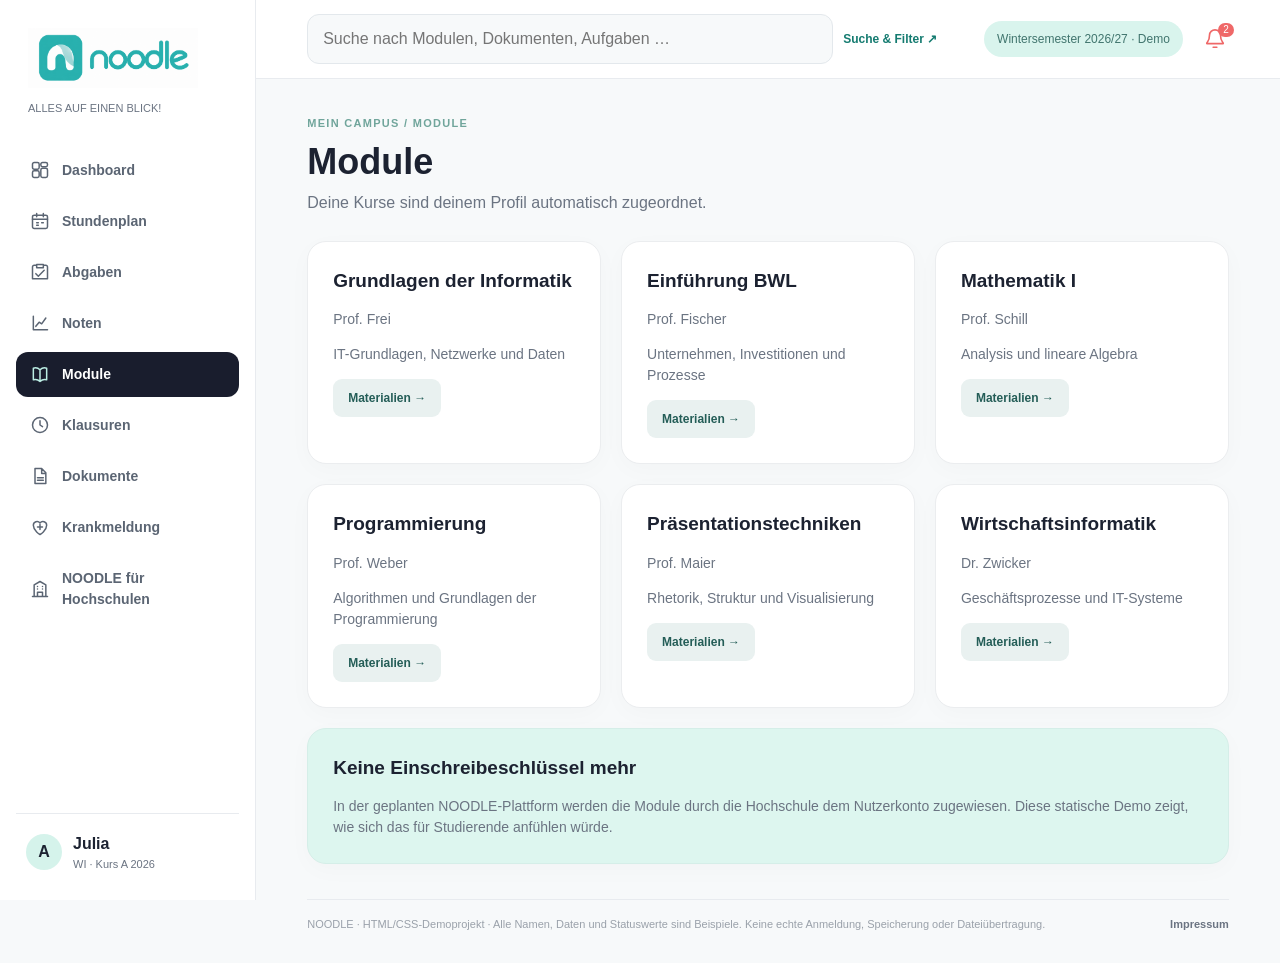
<file: pages/module.html>
<!DOCTYPE html>
<html lang="de">
 <head>
  <meta charset="utf-8"/>
  <meta content="width=device-width,initial-scale=1" name="viewport"/>
  <meta content="NOODLE – übersichtliche Lernplattform, HTML/CSS-Demo" name="description"/>
  <title>
   Module · NOODLE
  </title>
  <link href="../css/style.css" rel="stylesheet"/>
  <link href="../img/noodle_icon.png" rel="icon" type="image/png"/>
 </head>
 <body>
  <div class="app">
   <aside class="sidebar">
    <a class="brand" href="../index.html">
     <img src="../img/noodle_logo_mit_icon.png" alt="NOODLE Logo" width="170" height="60"/>
    </a>
    <div class="brand-caption">
     ALLES AUF EINEN BLICK!
    </div>
    <nav aria-label="Hauptnavigation">
     <a class="navlink" href="../index.html">
      <span class="navicon" aria-hidden="true">
       ▦
      </span>
      <span>
       Dashboard
      </span>
     </a>
     <a class="navlink" href="stundenplan.html">
      <span class="navicon" aria-hidden="true">
       ▤
      </span>
      <span>
       Stundenplan
      </span>
     </a>
     <a class="navlink" href="abgaben.html">
      <span class="navicon" aria-hidden="true">
       ✓
      </span>
      <span>
       Abgaben
      </span>
     </a>
     <a class="navlink" href="noten.html">
      <span class="navicon" aria-hidden="true">
       ★
      </span>
      <span>
       Noten
      </span>
     </a>
     <a class="navlink active" href="module.html">
      <span class="navicon" aria-hidden="true">
       ▣
      </span>
      <span>
       Module
      </span>
     </a>
     <a class="navlink" href="klausuren.html">
      <span class="navicon" aria-hidden="true">
       ◷
      </span>
      <span>
       Klausuren
      </span>
     </a>
     <a class="navlink" href="dokumente.html">
      <span class="navicon" aria-hidden="true">
       ▧
      </span>
      <span>
       Dokumente
      </span>
     </a>
     <a class="navlink" href="krankmeldung.html">
      <span class="navicon" aria-hidden="true">
       ✚
      </span>
      <span>
       Krankmeldung
      </span>
     </a>
     <a class="navlink" href="tarife.html">
      <span class="navicon" aria-hidden="true">
       ◇
      </span>
      <span>
       NOODLE für Hochschulen
      </span>
     </a>
    </nav>
    <div class="sidebar-bottom">
     <div class="avatar">
      A
     </div>
     <div>
      <strong>
       Julia
      </strong>
      <small>
       WI · Kurs A 2026
      </small>
     </div>
    </div>
   </aside>
   <div class="mainwrap">
    <header class="topbar">
     <div class="mobile-brand">
      noodle
      <span>
       .
      </span>
     </div>
     <div class="search-area">
      <label class="sr-only" for="global-search">
       Zentrale Suche
      </label>
      <input aria-describedby="search-help" id="global-search" placeholder="Suche nach Modulen, Dokumenten, Aufgaben …" type="search"/>
      <a class="search-link" href="dokumente.html#suchhilfe">
       Suche &amp; Filter
       <span aria-hidden="true">
        ↗
       </span>
      </a>
     </div>
     <div class="top-actions">
      <span class="term">
       Wintersemester 2026/27 · Demo
      </span>
      <a class="notification" href="abgaben.html" title="Wichtige Abgaben" aria-label="Wichtige Abgaben, 2 Benachrichtigungen">
       <svg class="notification-icon" viewBox="0 0 24 24" aria-hidden="true" focusable="false">
        <path d="M18 8a6 6 0 0 0-12 0c0 7-3 7-3 9h18c0-2-3-2-3-9" />
        <path d="M10 21h4" />
       </svg>
       <span>
        2
       </span>
      </a>
     </div>
    </header>
    <main class="content">
     <div class="page-heading">
      <div>
       <p class="eyebrow">
        MEIN CAMPUS / MODULE
       </p>
       <h1>
        Module
       </h1>
       <p class="muted">
        Deine Kurse sind deinem Profil automatisch zugeordnet.
       </p>
      </div>
     </div>
     <div class="grid three">
      <article class="card">
       <h2>
        Grundlagen der Informatik
       </h2>
       <p class="muted">
        Prof. Frei
       </p>
       <p>
        IT-Grundlagen, Netzwerke und Daten
       </p>
       <div class="card-actions">
        <a class="btn subtle" href="dokumente.html">
         Materialien →
        </a>
       </div>
      </article>
      <article class="card">
       <h2>
        Einführung BWL
       </h2>
       <p class="muted">
        Prof. Fischer
       </p>
       <p>
        Unternehmen, Investitionen und Prozesse
       </p>
       <div class="card-actions">
        <a class="btn subtle" href="dokumente.html">
         Materialien →
        </a>
       </div>
      </article>
      <article class="card">
       <h2>
        Mathematik I
       </h2>
       <p class="muted">
        Prof. Schill
       </p>
       <p>
        Analysis und lineare Algebra
       </p>
       <div class="card-actions">
        <a class="btn subtle" href="dokumente.html">
         Materialien →
        </a>
       </div>
      </article>
      <article class="card">
       <h2>
        Programmierung
       </h2>
       <p class="muted">
        Prof. Weber
       </p>
       <p>
        Algorithmen und Grundlagen der Programmierung
       </p>
       <div class="card-actions">
        <a class="btn subtle" href="dokumente.html">
         Materialien →
        </a>
       </div>
      </article>
      <article class="card">
       <h2>
        Präsentationstechniken
       </h2>
       <p class="muted">
        Prof. Maier
       </p>
       <p>
        Rhetorik, Struktur und Visualisierung
       </p>
       <div class="card-actions">
        <a class="btn subtle" href="dokumente.html">
         Materialien →
        </a>
       </div>
      </article>
      <article class="card">
       <h2>
        Wirtschaftsinformatik
       </h2>
       <p class="muted">
        Dr. Zwicker
       </p>
       <p>
        Geschäftsprozesse und IT-Systeme
       </p>
       <div class="card-actions">
        <a class="btn subtle" href="dokumente.html">
         Materialien →
        </a>
       </div>
      </article>
     </div>
     <article class="card mint">
      <h2>
       Keine Einschreibeschlüssel mehr
      </h2>
      <p>
       In der geplanten NOODLE-Plattform werden die Module durch die Hochschule dem Nutzerkonto zugewiesen. Diese statische Demo zeigt, wie sich das für Studierende anfühlen würde.
      </p>
     </article>
     <footer class="footer">
      NOODLE · HTML/CSS-Demoprojekt · Alle Namen, Daten und Statuswerte sind Beispiele. Keine echte Anmeldung, Speicherung oder Dateiübertragung.
      <a href="impressum.html" class="footer-link">Impressum</a>
     </footer>
    </main>
   </div>
  </div>
 </body>
</html>
</file>
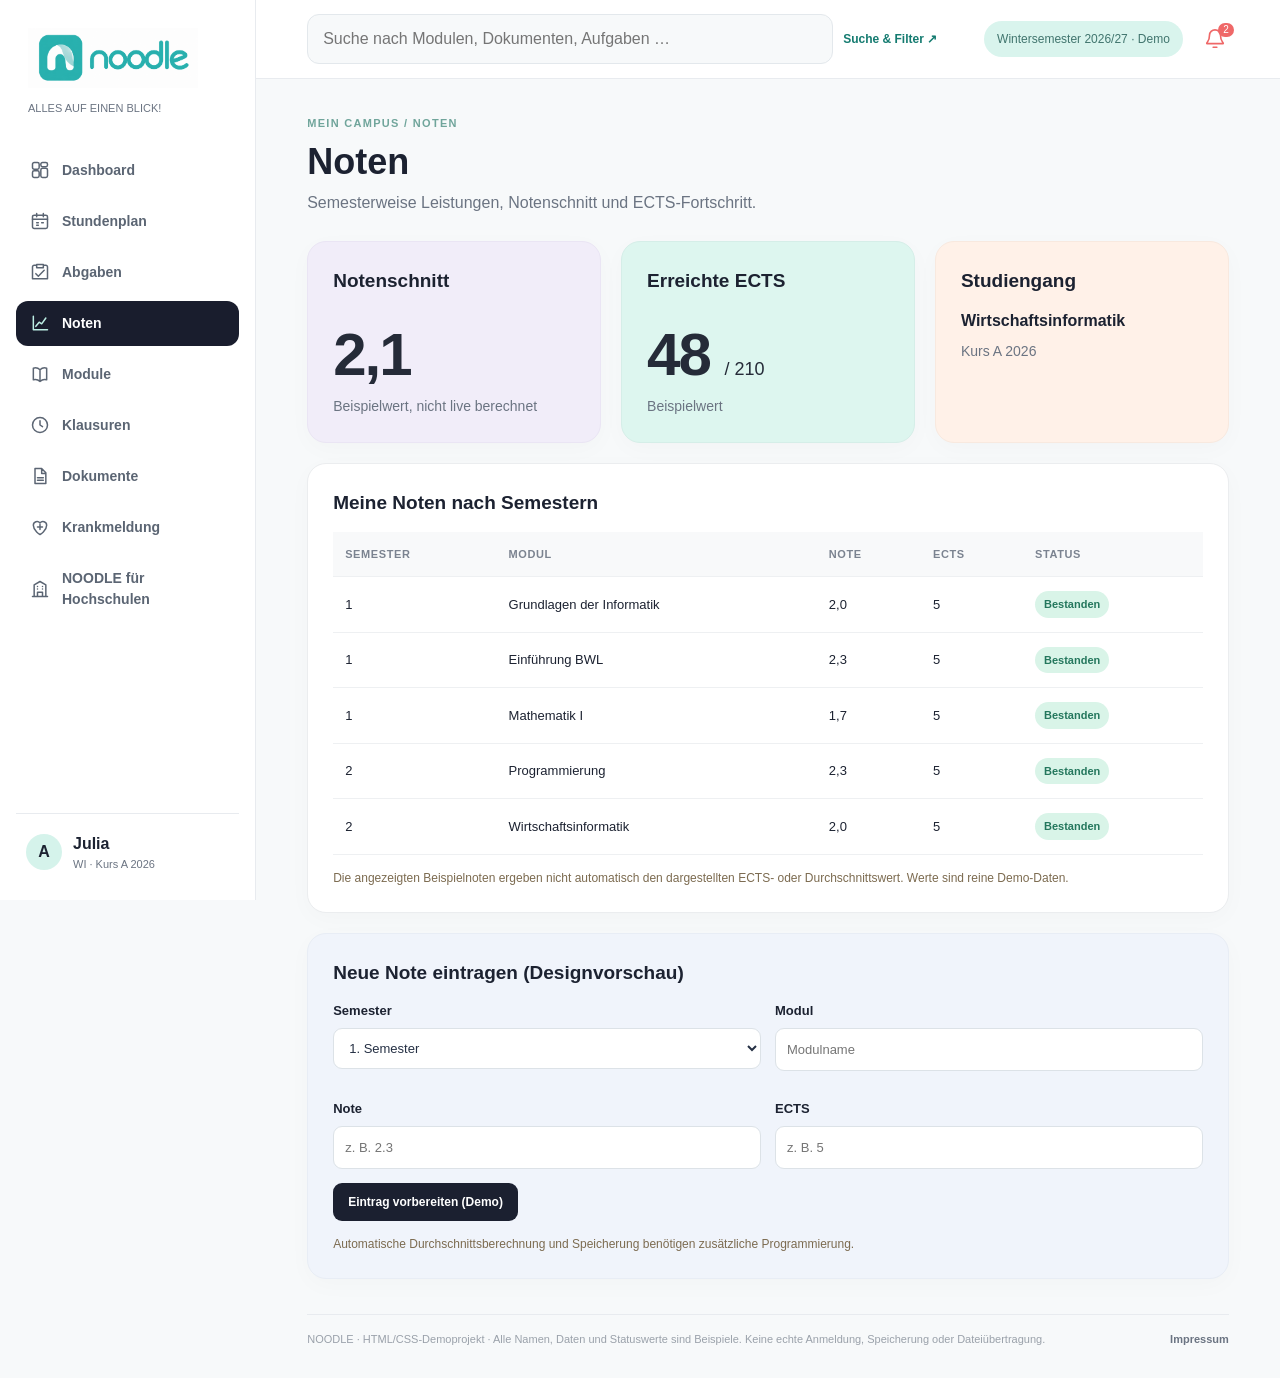
<file: pages/noten.html>
<!DOCTYPE html>
<html lang="de">
 <head>
  <meta charset="utf-8"/>
  <meta content="width=device-width,initial-scale=1" name="viewport"/>
  <meta content="NOODLE – übersichtliche Lernplattform, HTML/CSS-Demo" name="description"/>
  <title>
   Noten · NOODLE
  </title>
  <link href="../css/style.css" rel="stylesheet"/>
  <link href="../img/noodle_icon.png" rel="icon" type="image/png"/>
 </head>
 <body>
  <div class="app">
   <aside class="sidebar">
    <a class="brand" href="../index.html">
     <img src="../img/noodle_logo_mit_icon.png" alt="NOODLE Logo" width="170" height="60"/>
    </a>
    <div class="brand-caption">
     ALLES AUF EINEN BLICK!
    </div>
    <nav aria-label="Hauptnavigation">
     <a class="navlink" href="../index.html">
      <span class="navicon" aria-hidden="true">
       ▦
      </span>
      <span>
       Dashboard
      </span>
     </a>
     <a class="navlink" href="stundenplan.html">
      <span class="navicon" aria-hidden="true">
       ▤
      </span>
      <span>
       Stundenplan
      </span>
     </a>
     <a class="navlink" href="abgaben.html">
      <span class="navicon" aria-hidden="true">
       ✓
      </span>
      <span>
       Abgaben
      </span>
     </a>
     <a class="navlink active" href="noten.html">
      <span class="navicon" aria-hidden="true">
       ★
      </span>
      <span>
       Noten
      </span>
     </a>
     <a class="navlink" href="module.html">
      <span class="navicon" aria-hidden="true">
       ▣
      </span>
      <span>
       Module
      </span>
     </a>
     <a class="navlink" href="klausuren.html">
      <span class="navicon" aria-hidden="true">
       ◷
      </span>
      <span>
       Klausuren
      </span>
     </a>
     <a class="navlink" href="dokumente.html">
      <span class="navicon" aria-hidden="true">
       ▧
      </span>
      <span>
       Dokumente
      </span>
     </a>
     <a class="navlink" href="krankmeldung.html">
      <span class="navicon" aria-hidden="true">
       ✚
      </span>
      <span>
       Krankmeldung
      </span>
     </a>
     <a class="navlink" href="tarife.html">
      <span class="navicon" aria-hidden="true">
       ◇
      </span>
      <span>
       NOODLE für Hochschulen
      </span>
     </a>
    </nav>
    <div class="sidebar-bottom">
     <div class="avatar">
      A
     </div>
     <div>
      <strong>
       Julia
      </strong>
      <small>
       WI · Kurs A 2026
      </small>
     </div>
    </div>
   </aside>
   <div class="mainwrap">
    <header class="topbar">
     <div class="mobile-brand">
      noodle
      <span>
       .
      </span>
     </div>
     <div class="search-area">
      <label class="sr-only" for="global-search">
       Zentrale Suche
      </label>
      <input aria-describedby="search-help" id="global-search" placeholder="Suche nach Modulen, Dokumenten, Aufgaben …" type="search"/>
      <a class="search-link" href="dokumente.html#suchhilfe">
       Suche &amp; Filter
       <span aria-hidden="true">
        ↗
       </span>
      </a>
     </div>
     <div class="top-actions">
      <span class="term">
       Wintersemester 2026/27 · Demo
      </span>
      <a class="notification" href="abgaben.html" title="Wichtige Abgaben" aria-label="Wichtige Abgaben, 2 Benachrichtigungen">
       <svg class="notification-icon" viewBox="0 0 24 24" aria-hidden="true" focusable="false">
        <path d="M18 8a6 6 0 0 0-12 0c0 7-3 7-3 9h18c0-2-3-2-3-9" />
        <path d="M10 21h4" />
       </svg>
       <span>
        2
       </span>
      </a>
     </div>
    </header>
    <main class="content">
     <div class="page-heading">
      <div>
       <p class="eyebrow">
        MEIN CAMPUS / NOTEN
       </p>
       <h1>
        Noten
       </h1>
       <p class="muted">
        Semesterweise Leistungen, Notenschnitt und ECTS-Fortschritt.
       </p>
      </div>
     </div>
     <div class="grid three">
      <article class="card lavender">
       <h2>
        Notenschnitt
       </h2>
       <div class="stat-number">
        2,1
       </div>
       <p>
        Beispielwert, nicht live berechnet
       </p>
      </article>
      <article class="card mint">
       <h2>
        Erreichte ECTS
       </h2>
       <div class="stat-number">
        48
        <span class="stat-unit">
         / 210
        </span>
       </div>
       <p>
        Beispielwert
       </p>
      </article>
      <article class="card peach">
       <h2>
        Studiengang
       </h2>
       <h3>
        Wirtschaftsinformatik
       </h3>
       <p>
        Kurs A 2026
       </p>
      </article>
     </div>
     <article class="card">
      <h2>
       Meine Noten nach Semestern
      </h2>
      <div class="tablewrap">
       <table>
        <thead>
         <tr>
          <th>
           Semester
          </th>
          <th>
           Modul
          </th>
          <th>
           Note
          </th>
          <th>
           ECTS
          </th>
          <th>
           Status
          </th>
         </tr>
        </thead>
        <tbody>
         <tr>
          <td>
           1
          </td>
          <td>
           Grundlagen der Informatik
          </td>
          <td>
           2,0
          </td>
          <td>
           5
          </td>
          <td>
           <span class="pill success">
            Bestanden
           </span>
          </td>
         </tr>
         <tr>
          <td>
           1
          </td>
          <td>
           Einführung BWL
          </td>
          <td>
           2,3
          </td>
          <td>
           5
          </td>
          <td>
           <span class="pill success">
            Bestanden
           </span>
          </td>
         </tr>
         <tr>
          <td>
           1
          </td>
          <td>
           Mathematik I
          </td>
          <td>
           1,7
          </td>
          <td>
           5
          </td>
          <td>
           <span class="pill success">
            Bestanden
           </span>
          </td>
         </tr>
         <tr>
          <td>
           2
          </td>
          <td>
           Programmierung
          </td>
          <td>
           2,3
          </td>
          <td>
           5
          </td>
          <td>
           <span class="pill success">
            Bestanden
           </span>
          </td>
         </tr>
         <tr>
          <td>
           2
          </td>
          <td>
           Wirtschaftsinformatik
          </td>
          <td>
           2,0
          </td>
          <td>
           5
          </td>
          <td>
           <span class="pill success">
            Bestanden
           </span>
          </td>
         </tr>
        </tbody>
       </table>
      </div>
      <p class="demo-note">
       Die angezeigten Beispielnoten ergeben nicht automatisch den dargestellten ECTS- oder Durchschnittswert. Werte sind reine Demo-Daten.
      </p>
     </article>
     <article class="card pale">
      <h2>
       Neue Note eintragen (Designvorschau)
      </h2>
      <form action="#noten-hinweis" class="demo-form">
       <div class="form-grid">
        <label>
         Semester
         <select>
          <option>
           1. Semester
          </option>
          <option>
           2. Semester
          </option>
          <option>
           3. Semester
          </option>
          <option>
           4. Semester
          </option>
          <option>
           5. Semester
          </option>
          <option>
           6. Semester
          </option>
         </select>
        </label>
        <label>
         Modul
         <input placeholder="Modulname"/>
        </label>
        <label>
         Note
         <input max="5" min="1" placeholder="z. B. 2.3" step="0.1" type="number"/>
        </label>
        <label>
         ECTS
         <input max="30" min="0" placeholder="z. B. 5" type="number"/>
        </label>
       </div>
       <button class="btn dark">
        Eintrag vorbereiten (Demo)
       </button>
      </form>
      <p class="demo-note" id="noten-hinweis">
       Automatische Durchschnittsberechnung und Speicherung benötigen zusätzliche Programmierung.
      </p>
     </article>
     <footer class="footer">
      NOODLE · HTML/CSS-Demoprojekt · Alle Namen, Daten und Statuswerte sind Beispiele. Keine echte Anmeldung, Speicherung oder Dateiübertragung.
      <a href="impressum.html" class="footer-link">Impressum</a>
     </footer>
    </main>
   </div>
  </div>
 </body>
</html>
</file>
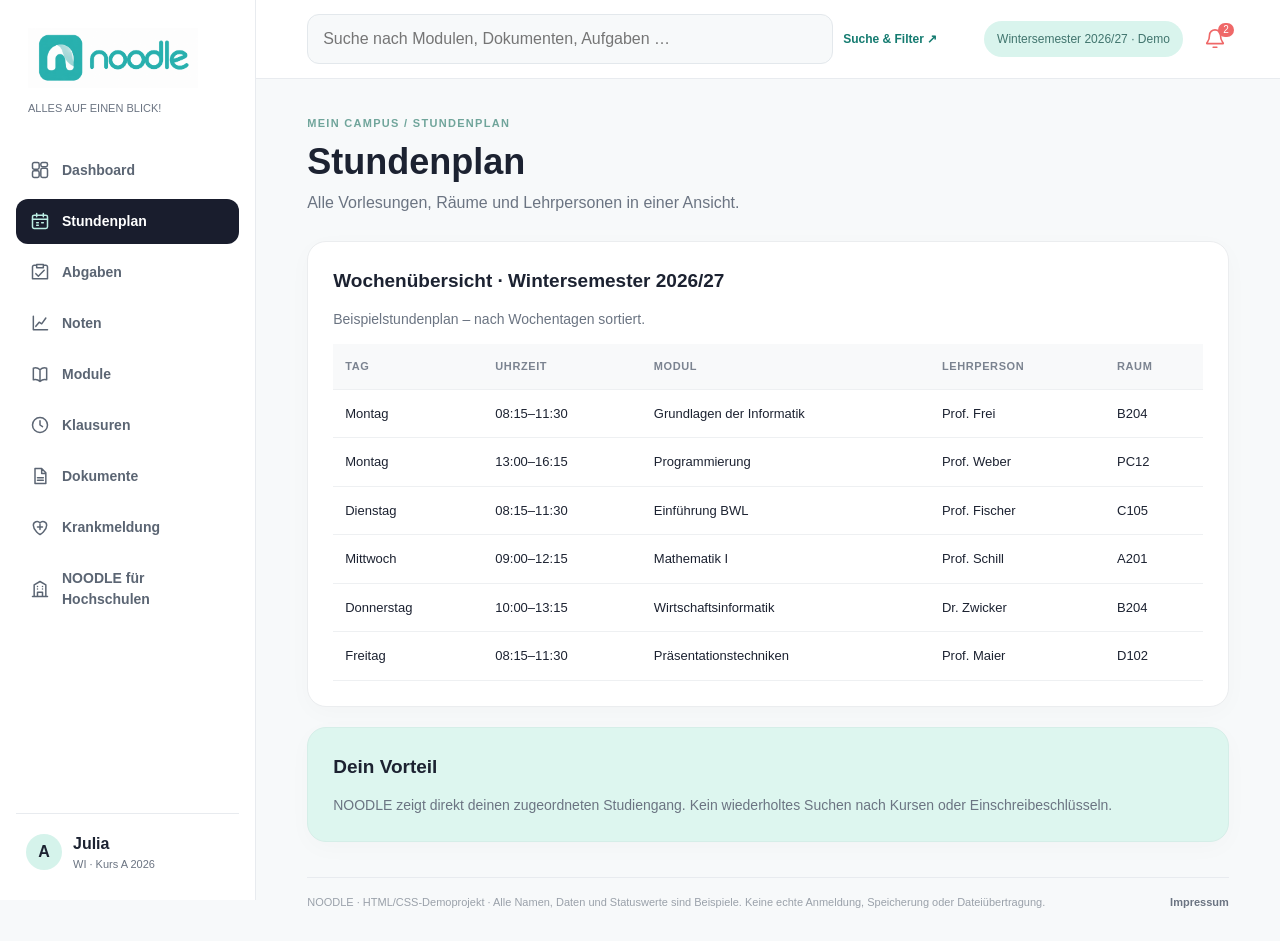
<file: pages/stundenplan.html>
<!DOCTYPE html>
<html lang="de">
 <head>
  <meta charset="utf-8"/>
  <meta content="width=device-width,initial-scale=1" name="viewport"/>
  <meta content="NOODLE – übersichtliche Lernplattform, HTML/CSS-Demo" name="description"/>
  <title>
   Stundenplan · NOODLE
  </title>
  <link href="../css/style.css" rel="stylesheet"/>
  <link href="../img/noodle_icon.png" rel="icon" type="image/png"/>
 </head>
 <body>
  <div class="app">
   <aside class="sidebar">
    <a class="brand" href="../index.html">
     <img src="../img/noodle_logo_mit_icon.png" alt="NOODLE Logo" width="170" height="60"/>
    </a>
    <div class="brand-caption">
     ALLES AUF EINEN BLICK!
    </div>
    <nav aria-label="Hauptnavigation">
     <a class="navlink" href="../index.html">
      <span class="navicon" aria-hidden="true">
       ▦
      </span>
      <span>
       Dashboard
      </span>
     </a>
     <a class="navlink active" href="stundenplan.html">
      <span class="navicon" aria-hidden="true">
       ▤
      </span>
      <span>
       Stundenplan
      </span>
     </a>
     <a class="navlink" href="abgaben.html">
      <span class="navicon" aria-hidden="true">
       ✓
      </span>
      <span>
       Abgaben
      </span>
     </a>
     <a class="navlink" href="noten.html">
      <span class="navicon" aria-hidden="true">
       ★
      </span>
      <span>
       Noten
      </span>
     </a>
     <a class="navlink" href="module.html">
      <span class="navicon" aria-hidden="true">
       ▣
      </span>
      <span>
       Module
      </span>
     </a>
     <a class="navlink" href="klausuren.html">
      <span class="navicon" aria-hidden="true">
       ◷
      </span>
      <span>
       Klausuren
      </span>
     </a>
     <a class="navlink" href="dokumente.html">
      <span class="navicon" aria-hidden="true">
       ▧
      </span>
      <span>
       Dokumente
      </span>
     </a>
     <a class="navlink" href="krankmeldung.html">
      <span class="navicon" aria-hidden="true">
       ✚
      </span>
      <span>
       Krankmeldung
      </span>
     </a>
     <a class="navlink" href="tarife.html">
      <span class="navicon" aria-hidden="true">
       ◇
      </span>
      <span>
       NOODLE für Hochschulen
      </span>
     </a>
    </nav>
    <div class="sidebar-bottom">
     <div class="avatar">
      A
     </div>
     <div>
      <strong>
       Julia
      </strong>
      <small>
       WI · Kurs A 2026
      </small>
     </div>
    </div>
   </aside>
   <div class="mainwrap">
    <header class="topbar">
     <div class="mobile-brand">
      noodle
      <span>
       .
      </span>
     </div>
     <div class="search-area">
      <label class="sr-only" for="global-search">
       Zentrale Suche
      </label>
      <input aria-describedby="search-help" id="global-search" placeholder="Suche nach Modulen, Dokumenten, Aufgaben …" type="search"/>
      <a class="search-link" href="dokumente.html#suchhilfe">
       Suche &amp; Filter
       <span aria-hidden="true">
        ↗
       </span>
      </a>
     </div>
     <div class="top-actions">
      <span class="term">
       Wintersemester 2026/27 · Demo
      </span>
      <a class="notification" href="abgaben.html" title="Wichtige Abgaben" aria-label="Wichtige Abgaben, 2 Benachrichtigungen">
       <svg class="notification-icon" viewBox="0 0 24 24" aria-hidden="true" focusable="false">
        <path d="M18 8a6 6 0 0 0-12 0c0 7-3 7-3 9h18c0-2-3-2-3-9" />
        <path d="M10 21h4" />
       </svg>
       <span>
        2
       </span>
      </a>
     </div>
    </header>
    <main class="content">
     <div class="page-heading">
      <div>
       <p class="eyebrow">
        MEIN CAMPUS / STUNDENPLAN
       </p>
       <h1>
        Stundenplan
       </h1>
       <p class="muted">
        Alle Vorlesungen, Räume und Lehrpersonen in einer Ansicht.
       </p>
      </div>
     </div>
     <article class="card">
      <h2>
       Wochenübersicht · Wintersemester 2026/27
      </h2>
      <p class="muted">
       Beispielstundenplan – nach Wochentagen sortiert.
      </p>
      <div class="tablewrap">
       <table>
        <thead>
         <tr>
          <th>
           Tag
          </th>
          <th>
           Uhrzeit
          </th>
          <th>
           Modul
          </th>
          <th>
           Lehrperson
          </th>
          <th>
           Raum
          </th>
         </tr>
        </thead>
        <tbody>
         <tr>
          <td>
           Montag
          </td>
          <td>
           08:15–11:30
          </td>
          <td>
           Grundlagen der Informatik
          </td>
          <td>
           Prof. Frei
          </td>
          <td>
           B204
          </td>
         </tr>
         <tr>
          <td>
           Montag
          </td>
          <td>
           13:00–16:15
          </td>
          <td>
           Programmierung
          </td>
          <td>
           Prof. Weber
          </td>
          <td>
           PC12
          </td>
         </tr>
         <tr>
          <td>
           Dienstag
          </td>
          <td>
           08:15–11:30
          </td>
          <td>
           Einführung BWL
          </td>
          <td>
           Prof. Fischer
          </td>
          <td>
           C105
          </td>
         </tr>
         <tr>
          <td>
           Mittwoch
          </td>
          <td>
           09:00–12:15
          </td>
          <td>
           Mathematik I
          </td>
          <td>
           Prof. Schill
          </td>
          <td>
           A201
          </td>
         </tr>
         <tr>
          <td>
           Donnerstag
          </td>
          <td>
           10:00–13:15
          </td>
          <td>
           Wirtschaftsinformatik
          </td>
          <td>
           Dr. Zwicker
          </td>
          <td>
           B204
          </td>
         </tr>
         <tr>
          <td>
           Freitag
          </td>
          <td>
           08:15–11:30
          </td>
          <td>
           Präsentationstechniken
          </td>
          <td>
           Prof. Maier
          </td>
          <td>
           D102
          </td>
         </tr>
        </tbody>
       </table>
      </div>
     </article>
     <article class="card mint">
      <h2>
       Dein Vorteil
      </h2>
      <p>
       NOODLE zeigt direkt deinen zugeordneten Studiengang. Kein wiederholtes Suchen nach Kursen oder Einschreibeschlüsseln.
      </p>
     </article>
     <footer class="footer">
      NOODLE · HTML/CSS-Demoprojekt · Alle Namen, Daten und Statuswerte sind Beispiele. Keine echte Anmeldung, Speicherung oder Dateiübertragung.
      <a href="impressum.html" class="footer-link">Impressum</a>
     </footer>
    </main>
   </div>
  </div>
 </body>
</html>
</file>
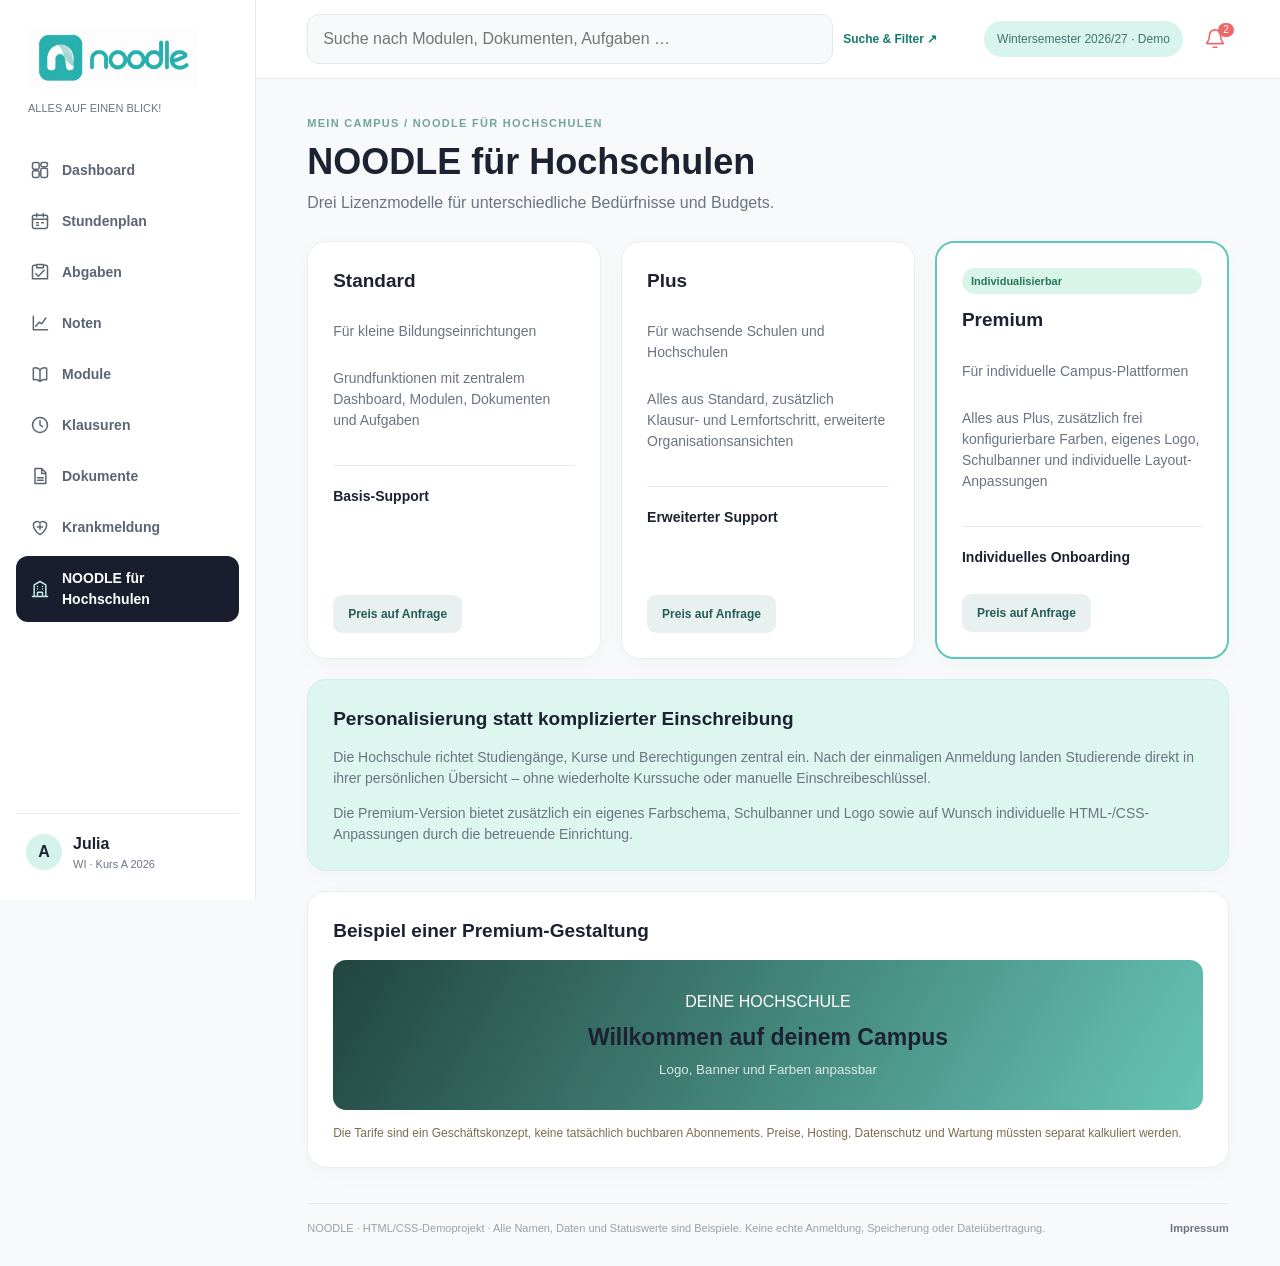
<file: pages/tarife.html>
<!DOCTYPE html>
<html lang="de">
 <head>
  <meta charset="utf-8"/>
  <meta content="width=device-width,initial-scale=1" name="viewport"/>
  <meta content="NOODLE – übersichtliche Lernplattform, HTML/CSS-Demo" name="description"/>
  <title>
   NOODLE für Hochschulen · NOODLE
  </title>
  <link href="../css/style.css" rel="stylesheet"/>
  <link href="../img/noodle_icon.png" rel="icon" type="image/png"/>
 </head>
 <body>
  <div class="app">
   <aside class="sidebar">
    <a class="brand" href="../index.html">
     <img src="../img/noodle_logo_mit_icon.png" alt="NOODLE Logo" width="170" height="60"/>
    </a>
    <div class="brand-caption">
     ALLES AUF EINEN BLICK!
    </div>
    <nav aria-label="Hauptnavigation">
     <a class="navlink" href="../index.html">
      <span class="navicon" aria-hidden="true">
       ▦
      </span>
      <span>
       Dashboard
      </span>
     </a>
     <a class="navlink" href="stundenplan.html">
      <span class="navicon" aria-hidden="true">
       ▤
      </span>
      <span>
       Stundenplan
      </span>
     </a>
     <a class="navlink" href="abgaben.html">
      <span class="navicon" aria-hidden="true">
       ✓
      </span>
      <span>
       Abgaben
      </span>
     </a>
     <a class="navlink" href="noten.html">
      <span class="navicon" aria-hidden="true">
       ★
      </span>
      <span>
       Noten
      </span>
     </a>
     <a class="navlink" href="module.html">
      <span class="navicon" aria-hidden="true">
       ▣
      </span>
      <span>
       Module
      </span>
     </a>
     <a class="navlink" href="klausuren.html">
      <span class="navicon" aria-hidden="true">
       ◷
      </span>
      <span>
       Klausuren
      </span>
     </a>
     <a class="navlink" href="dokumente.html">
      <span class="navicon" aria-hidden="true">
       ▧
      </span>
      <span>
       Dokumente
      </span>
     </a>
     <a class="navlink" href="krankmeldung.html">
      <span class="navicon" aria-hidden="true">
       ✚
      </span>
      <span>
       Krankmeldung
      </span>
     </a>
     <a class="navlink active" href="tarife.html">
      <span class="navicon" aria-hidden="true">
       ◇
      </span>
      <span>
       NOODLE für Hochschulen
      </span>
     </a>
    </nav>
    <div class="sidebar-bottom">
     <div class="avatar">
      A
     </div>
     <div>
      <strong>
       Julia
      </strong>
      <small>
       WI · Kurs A 2026
      </small>
     </div>
    </div>
   </aside>
   <div class="mainwrap">
    <header class="topbar">
     <div class="mobile-brand">
      noodle
      <span>
       .
      </span>
     </div>
     <div class="search-area">
      <label class="sr-only" for="global-search">
       Zentrale Suche
      </label>
      <input aria-describedby="search-help" id="global-search" placeholder="Suche nach Modulen, Dokumenten, Aufgaben …" type="search"/>
      <a class="search-link" href="dokumente.html#suchhilfe">
       Suche &amp; Filter
       <span aria-hidden="true">
        ↗
       </span>
      </a>
     </div>
     <div class="top-actions">
      <span class="term">
       Wintersemester 2026/27 · Demo
      </span>
      <a class="notification" href="abgaben.html" title="Wichtige Abgaben" aria-label="Wichtige Abgaben, 2 Benachrichtigungen">
       <svg class="notification-icon" viewBox="0 0 24 24" aria-hidden="true" focusable="false">
        <path d="M18 8a6 6 0 0 0-12 0c0 7-3 7-3 9h18c0-2-3-2-3-9" />
        <path d="M10 21h4" />
       </svg>
       <span>
        2
       </span>
      </a>
     </div>
    </header>
    <main class="content">
     <div class="page-heading">
      <div>
       <p class="eyebrow">
        MEIN CAMPUS / NOODLE FÜR HOCHSCHULEN
       </p>
       <h1>
        NOODLE für Hochschulen
       </h1>
       <p class="muted">
        Drei Lizenzmodelle für unterschiedliche Bedürfnisse und Budgets.
       </p>
      </div>
     </div>
     <div class="grid three">
      <article class="card plan">
       <h2>
        Standard
       </h2>
       <p class="muted">
        Für kleine Bildungseinrichtungen
       </p>
       <p>
        Grundfunktionen mit zentralem Dashboard, Modulen, Dokumenten und Aufgaben
       </p>
       <hr/>
       <p>
        <strong>
         Basis-Support
        </strong>
       </p>
       <span class="btn subtle">
        Preis auf Anfrage
       </span>
      </article>
      <article class="card plan">
       <h2>
        Plus
       </h2>
       <p class="muted">
        Für wachsende Schulen und Hochschulen
       </p>
       <p>
        Alles aus Standard, zusätzlich Klausur- und Lernfortschritt, erweiterte Organisationsansichten
       </p>
       <hr/>
       <p>
        <strong>
         Erweiterter Support
        </strong>
       </p>
       <span class="btn subtle">
        Preis auf Anfrage
       </span>
      </article>
      <article class="card plan featured">
       <span class="pill success">
        Individualisierbar
       </span>
       <h2>
        Premium
       </h2>
       <p class="muted">
        Für individuelle Campus-Plattformen
       </p>
       <p>
        Alles aus Plus, zusätzlich frei konfigurierbare Farben, eigenes Logo, Schulbanner und individuelle Layout-Anpassungen
       </p>
       <hr/>
       <p>
        <strong>
         Individuelles Onboarding
        </strong>
       </p>
       <span class="btn subtle">
        Preis auf Anfrage
       </span>
      </article>
     </div>
     <article class="card mint">
      <h2>
       Personalisierung statt komplizierter Einschreibung
      </h2>
      <p>
       Die Hochschule richtet Studiengänge, Kurse und Berechtigungen zentral ein. Nach der einmaligen Anmeldung landen Studierende direkt in ihrer persönlichen Übersicht – ohne wiederholte Kurssuche oder manuelle Einschreibeschlüssel.
      </p>
      <p>
       Die Premium-Version bietet zusätzlich ein eigenes Farbschema, Schulbanner und Logo sowie auf Wunsch individuelle HTML-/CSS-Anpassungen durch die betreuende Einrichtung.
      </p>
     </article>
     <article class="card">
      <h2>
       Beispiel einer Premium-Gestaltung
      </h2>
      <div class="banner-preview">
       <span>
        DEINE HOCHSCHULE
       </span>
       <strong>
        Willkommen auf deinem Campus
       </strong>
       <small>
        Logo, Banner und Farben anpassbar
       </small>
      </div>
      <p class="demo-note">
       Die Tarife sind ein Geschäftskonzept, keine tatsächlich buchbaren Abonnements. Preise, Hosting, Datenschutz und Wartung müssten separat kalkuliert werden.
      </p>
     </article>
     <footer class="footer">
      NOODLE · HTML/CSS-Demoprojekt · Alle Namen, Daten und Statuswerte sind Beispiele. Keine echte Anmeldung, Speicherung oder Dateiübertragung.
      <a href="impressum.html" class="footer-link">Impressum</a>
     </footer>
    </main>
   </div>
  </div>
 </body>
</html>
</file>
<file: css/style.css>
/* NOODLE – zentrale Gestaltung für alle neun HTML-Seiten.
   Zum Lernen: Die Klassen aus HTML werden hier über .klassenname gestaltet. */
:root {
    --ink:#1c2231;
    --muted:#6b7482;
    --line:#e8ebef;
    --mint:#bceee4;
    --teal:#58cbbb;
    --navy:#191d2d;
    --page:#f7f9fa;
    --white:#fff;
    --radius:19px
}

* {
    box-sizing:border-box
}

html {
    scroll-behavior:smooth
}

body {
    margin:0;
    font-family:Arial,Helvetica,sans-serif;
    background:var(--page);
    color:var(--ink);
    line-height:1.5
}

a {
    color:inherit;
    text-decoration:none
}

button,input,select,textarea {
    font:inherit
}

button {
    cursor:pointer
}

h1,h2,h3,p {
    margin-top:0
}

h1 {
    font-size:clamp(27px,3vw,36px);
    line-height:1.15;
    margin-bottom:9px
}

h2 {
    font-size:19px;
    margin-bottom:14px
}

h3 {
    font-size:16px;
    margin-bottom:8px
}

.muted,.card p {
    color:var(--muted)
}

.card strong {
    color:var(--ink)
}

.app {
    display:flex;
    min-height:100vh
}

.sidebar {
    width:256px;
    flex:none;
    background:#fff;
    border-right:1px solid var(--line);
    padding:28px 16px;
    display:flex;
    flex-direction:column;
    position:sticky;
    top:0;
    height:100vh
}

.brand {
    font-size:30px;
    font-weight:800;
    letter-spacing:-1.5px;
    margin-left:12px
}

.brand span,.mobile-brand span {
    color:var(--teal)
}

.brand-caption {
    font-size:11px;
    color:var(--muted);
    margin:0 12px 31px
}

.sidebar nav {
    display:flex;
    flex-direction:column;
    gap:6px
}

.navlink {
    display:flex;
    gap:12px;
    align-items:center;
    padding:12px 14px;
    border-radius:12px;
    color:#5b6573;
    font-size:14px;
    font-weight:600
}

.navlink:hover {
    background:#f1f7f6
}

.navlink.active {
    background:var(--navy);
    color:#fff
}

.navicon {
    display:block;
    flex:0 0 20px;
    width:20px;
    height:20px;
    font-size:0;
    background-color:currentColor;
    -webkit-mask-position:center;
    -webkit-mask-repeat:no-repeat;
    -webkit-mask-size:contain;
    mask-position:center;
    mask-repeat:no-repeat;
    mask-size:contain;
    transition:transform .18s ease
}

.navlink[href$="index.html"] .navicon {
    -webkit-mask-image:url("data:image/svg+xml,%3Csvg xmlns='http://www.w3.org/2000/svg' viewBox='0 0 24 24' fill='none' stroke='%23000' stroke-width='1.8' stroke-linecap='round' stroke-linejoin='round'%3E%3Crect x='3' y='3' width='8' height='8' rx='2'/%3E%3Crect x='13' y='3' width='8' height='5' rx='2'/%3E%3Crect x='13' y='10' width='8' height='11' rx='2'/%3E%3Crect x='3' y='13' width='8' height='8' rx='2'/%3E%3C/svg%3E");
    mask-image:url("data:image/svg+xml,%3Csvg xmlns='http://www.w3.org/2000/svg' viewBox='0 0 24 24' fill='none' stroke='%23000' stroke-width='1.8' stroke-linecap='round' stroke-linejoin='round'%3E%3Crect x='3' y='3' width='8' height='8' rx='2'/%3E%3Crect x='13' y='3' width='8' height='5' rx='2'/%3E%3Crect x='13' y='10' width='8' height='11' rx='2'/%3E%3Crect x='3' y='13' width='8' height='8' rx='2'/%3E%3C/svg%3E")
}

.navlink[href$="stundenplan.html"] .navicon {
    -webkit-mask-image:url("data:image/svg+xml,%3Csvg xmlns='http://www.w3.org/2000/svg' viewBox='0 0 24 24' fill='none' stroke='%23000' stroke-width='1.8' stroke-linecap='round' stroke-linejoin='round'%3E%3Crect x='3' y='5' width='18' height='16' rx='2'/%3E%3Cpath d='M16 3v4M8 3v4M3 10h18M8 14h2M14 14h2M8 17h2'/%3E%3C/svg%3E");
    mask-image:url("data:image/svg+xml,%3Csvg xmlns='http://www.w3.org/2000/svg' viewBox='0 0 24 24' fill='none' stroke='%23000' stroke-width='1.8' stroke-linecap='round' stroke-linejoin='round'%3E%3Crect x='3' y='5' width='18' height='16' rx='2'/%3E%3Cpath d='M16 3v4M8 3v4M3 10h18M8 14h2M14 14h2M8 17h2'/%3E%3C/svg%3E")
}

.navlink[href$="abgaben.html"] .navicon {
    -webkit-mask-image:url("data:image/svg+xml,%3Csvg xmlns='http://www.w3.org/2000/svg' viewBox='0 0 24 24' fill='none' stroke='%23000' stroke-width='1.8' stroke-linecap='round' stroke-linejoin='round'%3E%3Cpath d='M8 4H5a2 2 0 0 0-2 2v14h18V6a2 2 0 0 0-2-2h-3M8 3h8v4H8zM7 14l3 3 7-7'/%3E%3C/svg%3E");
    mask-image:url("data:image/svg+xml,%3Csvg xmlns='http://www.w3.org/2000/svg' viewBox='0 0 24 24' fill='none' stroke='%23000' stroke-width='1.8' stroke-linecap='round' stroke-linejoin='round'%3E%3Cpath d='M8 4H5a2 2 0 0 0-2 2v14h18V6a2 2 0 0 0-2-2h-3M8 3h8v4H8zM7 14l3 3 7-7'/%3E%3C/svg%3E")
}

.navlink[href$="noten.html"] .navicon {
    -webkit-mask-image:url("data:image/svg+xml,%3Csvg xmlns='http://www.w3.org/2000/svg' viewBox='0 0 24 24' fill='none' stroke='%23000' stroke-width='1.8' stroke-linecap='round' stroke-linejoin='round'%3E%3Cpath d='M4 20V4M4 20h17M7 16l4-5 3 2 5-7'/%3E%3C/svg%3E");
    mask-image:url("data:image/svg+xml,%3Csvg xmlns='http://www.w3.org/2000/svg' viewBox='0 0 24 24' fill='none' stroke='%23000' stroke-width='1.8' stroke-linecap='round' stroke-linejoin='round'%3E%3Cpath d='M4 20V4M4 20h17M7 16l4-5 3 2 5-7'/%3E%3C/svg%3E")
}

.navlink[href$="module.html"] .navicon {
    -webkit-mask-image:url("data:image/svg+xml,%3Csvg xmlns='http://www.w3.org/2000/svg' viewBox='0 0 24 24' fill='none' stroke='%23000' stroke-width='1.8' stroke-linecap='round' stroke-linejoin='round'%3E%3Cpath d='M4 5c3-1 6 0 8 2v14c-2-2-5-3-8-2zM20 5c-3-1-6 0-8 2v14c2-2 5-3 8-2z'/%3E%3C/svg%3E");
    mask-image:url("data:image/svg+xml,%3Csvg xmlns='http://www.w3.org/2000/svg' viewBox='0 0 24 24' fill='none' stroke='%23000' stroke-width='1.8' stroke-linecap='round' stroke-linejoin='round'%3E%3Cpath d='M4 5c3-1 6 0 8 2v14c-2-2-5-3-8-2zM20 5c-3-1-6 0-8 2v14c2-2 5-3 8-2z'/%3E%3C/svg%3E")
}

.navlink[href$="klausuren.html"] .navicon {
    -webkit-mask-image:url("data:image/svg+xml,%3Csvg xmlns='http://www.w3.org/2000/svg' viewBox='0 0 24 24' fill='none' stroke='%23000' stroke-width='1.8' stroke-linecap='round' stroke-linejoin='round'%3E%3Ccircle cx='12' cy='12' r='9'/%3E%3Cpath d='M12 7v5l3 2'/%3E%3C/svg%3E");
    mask-image:url("data:image/svg+xml,%3Csvg xmlns='http://www.w3.org/2000/svg' viewBox='0 0 24 24' fill='none' stroke='%23000' stroke-width='1.8' stroke-linecap='round' stroke-linejoin='round'%3E%3Ccircle cx='12' cy='12' r='9'/%3E%3Cpath d='M12 7v5l3 2'/%3E%3C/svg%3E")
}

.navlink[href$="dokumente.html"] .navicon {
    -webkit-mask-image:url("data:image/svg+xml,%3Csvg xmlns='http://www.w3.org/2000/svg' viewBox='0 0 24 24' fill='none' stroke='%23000' stroke-width='1.8' stroke-linecap='round' stroke-linejoin='round'%3E%3Cpath d='M6 3h8l5 5v13H6zM14 3v6h5M9 14h7M9 17h7'/%3E%3C/svg%3E");
    mask-image:url("data:image/svg+xml,%3Csvg xmlns='http://www.w3.org/2000/svg' viewBox='0 0 24 24' fill='none' stroke='%23000' stroke-width='1.8' stroke-linecap='round' stroke-linejoin='round'%3E%3Cpath d='M6 3h8l5 5v13H6zM14 3v6h5M9 14h7M9 17h7'/%3E%3C/svg%3E")
}

.navlink[href$="krankmeldung.html"] .navicon {
    -webkit-mask-image:url("data:image/svg+xml,%3Csvg xmlns='http://www.w3.org/2000/svg' viewBox='0 0 24 24' fill='none' stroke='%23000' stroke-width='1.8' stroke-linecap='round' stroke-linejoin='round'%3E%3Cpath d='M12 21s-8-4.5-8-11a4.5 4.5 0 0 1 8-2.8A4.5 4.5 0 0 1 20 10c0 6.5-8 11-8 11z'/%3E%3Cpath d='M9 12h6M12 9v6'/%3E%3C/svg%3E");
    mask-image:url("data:image/svg+xml,%3Csvg xmlns='http://www.w3.org/2000/svg' viewBox='0 0 24 24' fill='none' stroke='%23000' stroke-width='1.8' stroke-linecap='round' stroke-linejoin='round'%3E%3Cpath d='M12 21s-8-4.5-8-11a4.5 4.5 0 0 1 8-2.8A4.5 4.5 0 0 1 20 10c0 6.5-8 11-8 11z'/%3E%3Cpath d='M9 12h6M12 9v6'/%3E%3C/svg%3E")
}

.navlink[href$="tarife.html"] .navicon {
    -webkit-mask-image:url("data:image/svg+xml,%3Csvg xmlns='http://www.w3.org/2000/svg' viewBox='0 0 24 24' fill='none' stroke='%23000' stroke-width='1.8' stroke-linecap='round' stroke-linejoin='round'%3E%3Cpath d='M3 21h18M5 21V7l7-4 7 4v14M9 21v-5h6v5M9 9h.01M15 9h.01M9 12h.01M15 12h.01'/%3E%3C/svg%3E");
    mask-image:url("data:image/svg+xml,%3Csvg xmlns='http://www.w3.org/2000/svg' viewBox='0 0 24 24' fill='none' stroke='%23000' stroke-width='1.8' stroke-linecap='round' stroke-linejoin='round'%3E%3Cpath d='M3 21h18M5 21V7l7-4 7 4v14M9 21v-5h6v5M9 9h.01M15 9h.01M9 12h.01M15 12h.01'/%3E%3C/svg%3E")
}

.navlink:hover .navicon {
    transform:scale(1.08)
}

.navlink.active .navicon {
    background-color:var(--mint)
}

.sidebar-bottom {
    display:flex;
    gap:11px;
    align-items:center;
    margin-top:auto;
    padding:18px 10px 0;
    border-top:1px solid var(--line)
}

.sidebar-bottom small {
    display:block;
    color:var(--muted);
    font-size:11px
}

.avatar {
    display:grid;
    place-items:center;
    width:36px;
    height:36px;
    border-radius:50%;
    background:#d5f3eb;
    font-weight:800
}

.mainwrap {
    min-width:0;
    flex:1
}

.topbar {
    min-height:78px;
    display:flex;
    gap:18px;
    align-items:center;
    justify-content:space-between;
    padding:14px clamp(20px,4vw,54px);
    background:#fff;
    border-bottom:1px solid var(--line)
}

.search-area {
    display:flex;
    align-items:center;
    gap:10px;
    flex:1;
    max-width:630px
}

.search-area input {
    width:100%;
    min-width:120px;
    border:1px solid #e3e8ec;
    background:#f7f9fa;
    border-radius:12px;
    padding:12px 15px
}

.search-link {
    white-space:nowrap;
    font-size:12px;
    color:#147b70;
    font-weight:700
}

.top-actions {
    display:flex;
    align-items:center;
    gap:18px
}

.term {
    background:#d9f4ed;
    color:#41756e;
    border-radius:999px;
    padding:9px 13px;
    font-size:12px;
    white-space:nowrap
}

.notification {
    color:#ef6868;
    position:relative;
    display:inline-flex;
    align-items:center;
    justify-content:center;
    width:28px;
    height:28px
}

.notification-icon {
    display:block;
    width:22px;
    height:22px;
    fill:none;
    stroke:currentColor;
    stroke-width:1.8;
    stroke-linecap:round;
    stroke-linejoin:round;
    transition:fill .15s ease
}

.notification:hover .notification-icon {
    fill:currentColor
}

.notification span {
    font-size:10px;
    line-height:1;
    background:#ef6868;
    color:#fff;
    border-radius:10px;
    padding:2px 5px;
    position:absolute;
    top:-2px;
    right:-5px
}

.mobile-brand {
    display:none
}

.content {
    max-width:1440px;
    margin:auto;
    padding:36px clamp(20px,4vw,54px) 30px
}

.page-heading {
    margin-bottom:26px
}

.page-heading .muted {
    margin:0
}

.eyebrow {
    font-size:11px;
    font-weight:700;
    color:#70a59b;
    letter-spacing:1.3px;
    margin-bottom:9px
}

.hero {
    background:var(--navy);
    color:white;
    border-radius:22px;
    min-height:244px;
    padding:35px 42px;
    display:flex;
    justify-content:space-between;
    align-items:center;
    gap:24px;
    margin-bottom:20px
}

.hero h2 {
    font-size:29px;
    margin:12px 0 4px
}

.hero p {
    color:#c7cbd6
}

.hero-kicker {
    font-size:11px;
    font-weight:700;
    letter-spacing:1.5px;
    color:#7fdfd0
}

.hero-badges {
    display:flex;
    flex-wrap:wrap;
    gap:8px;
    margin:18px 0
}

.hero-badges span {
    font-size:12px;
    background:#343b4c;
    padding:7px 10px;
    border-radius:999px
}

.hero .hero-hint {
    font-size:12px;
    margin-bottom:0
}

.ects-ring {
    width:172px;
    height:172px;
    flex:none;
    border-radius:50%;
    background:conic-gradient(var(--teal) 0 var(--progress),#fff var(--progress) 100%);
    display:grid;
    place-items:center
}

.ring-inner {
    width:137px;
    height:137px;
    border-radius:50%;
    background:var(--navy);
    display:flex;
    flex-direction:column;
    justify-content:center;
    align-items:center
}

.ring-inner strong {
    font-size:43px;
    line-height:1.1
}

.ring-inner span {
    font-size:13px;
    color:#cbd1dd
}

.grid {
    display:grid;
    gap:20px;
    margin-bottom:20px
}

.two {
    grid-template-columns:repeat(2,minmax(0,1fr))
}

.three {
    grid-template-columns:repeat(3,minmax(0,1fr))
}

.card {
    background:#fff;
    border:1px solid #ebedef;
    border-radius:var(--radius);
    padding:25px;
    min-width:0;
    box-shadow:0 6px 24px rgba(29,37,52,.025);
    margin-bottom:20px;

    display: flex;
    flex-direction: column;
}

.grid>.card {
    margin-bottom:0
}

.card h2 {
    color:var(--ink)
}

.card h3 {
    color:var(--ink)
}

.card p {
    font-size:14px
}

.card p:last-child {
    margin-bottom:0
}

.mint {
    background:#ddf6ef;
    border-color:#d5eee8
}

.lavender {
    background:#f1edf9;
    border-color:#eae5f4
}

.peach {
    background:#fff1e8;
    border-color:#f8e9df
}

.pale {
    background:#f0f4fb;
    border-color:#e8edf5
}

.stat-number {
    font-size:60px;
    font-weight:800;
    letter-spacing:-2px;
    color:#252b38;
    line-height:1.2;
    margin:10px 0 5px
}

.stat-unit {
    font-size:18px;
    font-weight:500;
    letter-spacing:0
}

.btn {
    display:inline-block;
    padding:10px 15px;
    border-radius:9px;
    font-size:12px;
    font-weight:700;
    border:0;
    margin-top:auto;
    align-self: flex-start;
}

.btn.dark {
    background:#1b2030;
    color:#fff
}

.btn.subtle {
    background:#e9f1f0;
    color:#245d57
}

.text-link {
    display:inline-block;
    color:#186e67;
    font-weight:700;
    font-size:13px;
    margin-top:35px
}

.clean-list {
    padding:0;
    list-style:none;
    margin:0
}

.clean-list li {
    display:flex;
    align-items:center;
    gap:11px;
    padding:11px 0;
    border-bottom:1px solid rgba(80,90,105,.11)
}

.clean-list li:last-child {
    border:0
}

.clean-list strong {
    font-size:13px;
    display:block
}

.clean-list small {
    display:block;
    font-size:12px;
    color:var(--muted)
}

.dot {
    width:9px;
    height:9px;
    display:inline-block;
    flex:none;
    border-radius:50%;
    margin-right:4px
}

.red {
    background:#ed6363
}

.amber {
    background:#f3ae52
}

.black {
    background: #000;
}

.chipset {
    display:flex;
    flex-wrap:wrap;
    gap:8px;
    margin:0 0 16px 0
}

.chipset span,.chipset a {
    border:1px solid #dfe7e6;
    background:#fff;
    border-radius:999px;
    padding:7px 11px;
    font-size:12px;
    color:#46515b
}

.progressline {
    margin:14px 0 19px
}

.progresslabel {
    display:flex;
    justify-content:space-between;
    font-size:12px;
    color:#5e6572;
    margin-bottom:7px
}

.track {
    height:9px;
    background:#e6e9ed;
    border-radius:999px;
    overflow:hidden
}

.fill {
    height:100%;
    background:#60cdbd;
    border-radius:999px
}

.tablewrap {
    overflow-x:auto
}

table {
    border-collapse:collapse;
    width:100%;
    font-size:13px;
    min-width:540px
}

th {
    text-align:left;
    color:#7b8390;
    font-size:11px;
    text-transform:uppercase;
    letter-spacing:.6px;
    background:#f8f9fa
}

td,th {
    padding:14px 12px;
    border-bottom:1px solid #eef0f2
}

td {
    vertical-align:middle
}

.pill {
    display:inline-block;
    font-size:11px;
    font-weight:700;
    padding:5px 9px;
    background:#edf0f4;
    color:#5e6978;
    border-radius:999px;
    white-space:nowrap
}

.pill.success {
    background:#d9f4e8;
    color:#24775d
}

.pill.warning {
    background:#fff0d3;
    color:#92661b
}

.pill.danger {
    background:#ffe1e1;
    color:#a74242
}

.form-grid {
    display:grid;
    grid-template-columns:repeat(2,minmax(0,1fr));
    gap:14px
}

.demo-form label {
    display:flex;
    flex-direction:column;
    gap:7px;
    font-size:13px;
    font-weight:700;
    margin-bottom:14px
}

.demo-form input,.demo-form select,.demo-form textarea {
    width:100%;
    min-width:0;
    border:1px solid #dce2e7;
    border-radius:9px;
    background:#fff;
    padding:11px;
    color:#253044;
    font-weight:400
}

.demo-note {
    font-size:12px!important;
    color:#7c6b50!important;
    margin-top:14px
}

.document-row {
    display:flex;
    align-items:center;
    gap:14px;
    padding:15px 0;
    border-bottom:1px solid var(--line)
}

.document-meta {
    flex:1;
    min-width:0
}

.document-meta strong {
    font-size:13px;
    display:block;
    overflow-wrap:anywhere
}

.document-meta small {
    font-size:12px;
    color:var(--muted)
}

.file-icon {
    background:#e9f0fa;
    color:#5576a3;
    border-radius:8px;
    padding:9px 7px;
    font-size:10px;
    font-weight:800
}

.demo-label {
    font-size:11px;
    color:#8b95a1
}

.range-ends {
    display:flex;
    justify-content:space-between;
    font-size:11px;
    color:var(--muted)
}

input[type=range] {
    accent-color:#55cbb9;
    width:100%;
    margin:20px 0
}

.plan {
    display:flex;
    flex-direction:column;
    gap:12px
}

.plan .btn {
    align-self:flex-start;
    margin-top:auto
}

.plan.featured {
    border:2px solid #5dcab9
}

.plan hr {
    border:0;
    border-top:1px solid #e8ebee;
    width:100%
}

.banner-preview {
    min-height:150px;
    background:linear-gradient(120deg,#21453f,#66c5b5);
    border-radius:13px;
    color:white;
    display:flex;
    flex-direction:column;
    justify-content:center;
    align-items:center;
    gap:6px;
    text-align:center
}

.banner-preview strong {
    font-size:23px
}

.banner-preview small {
    opacity:.8
}

.footer {
    color:#9aa1aa;
    font-size:11px;
    margin-top:35px;
    padding-top:16px;
    border-top:1px solid var(--line);

    display:flex;
    justify-content:space-between;
    align-items:center;
    gap:20px;
}

.footer-link {
    color:#6b7482;
    text-decoration:none;
    font-weight:600;
    white-space:nowrap;
}

.footer-link:hover {
    color:#58cbbb;
    text-decoration:underline;
}

.sr-only {
    position:absolute;
    width:1px;
    height:1px;
    padding:0;
    margin:-1px;
    overflow:hidden;
    clip:rect(0,0,0,0);
    white-space:nowrap;
    border:0
}

@media(max-width:1100px) {
    .sidebar {
        width:220px
    }

    .three {
        grid-template-columns:repeat(2,minmax(0,1fr))
    }

    .term {
        display:none
    }

}

@media(max-width:760px) {
    .app {
        display:block
    }

    .sidebar {
        position:relative;
        width:100%;
        height:auto;
        padding:15px
    }

    .sidebar nav {
        display:flex;
        flex-direction:row;
        overflow-x:auto;
        padding-bottom:6px
    }

    .navlink {
        white-space:nowrap;
        font-size:12px;
        padding:9px 11px
    }

    .sidebar-bottom,.brand-caption {
        display:none
    }

    .brand {
        font-size:24px;
        margin-bottom:10px
    }

    .topbar {
        padding:13px 16px;
        min-height:64px
    }

    .search-area {
        max-width:none
    }

    .search-link {
        display:none
    }

    .content {
        padding:25px 16px
    }

    .hero {
        padding:24px;
        align-items:flex-start
    }

    .ects-ring {
        width:116px;
        height:116px
    }

    .ring-inner {
        width:91px;
        height:91px
    }

    .ring-inner strong {
        font-size:29px
    }

    .ring-inner span {
        font-size:10px
    }

    .hero h2 {
        font-size:22px
    }

    .two,.three {
        grid-template-columns:1fr
    }

    .card {
        padding:20px
    }

    .form-grid {
        grid-template-columns:1fr
    }

}

@media(max-width:420px) {
    .hero {
        flex-direction:column-reverse;
        align-items:center
    }

    .hero-info {
        width:100%
    }

    .top-actions {
        display:none
    }

}

/* IMPRESSUMSSEITE */

.impressum-card {
    margin-bottom:20px;
    padding:30px;
}

.impressum-card h2 {
    font-size:20px;
    margin-bottom:15px;
}

.impressum-card p {
    font-size:14px;
    line-height:1.7;
}

/* TEAMFOTO */

.teamfoto {
    display:block;
    width:100%;
    max-width:650px;
    height:auto;
    border-radius:15px;
    margin-top:20px;
}
</file>
